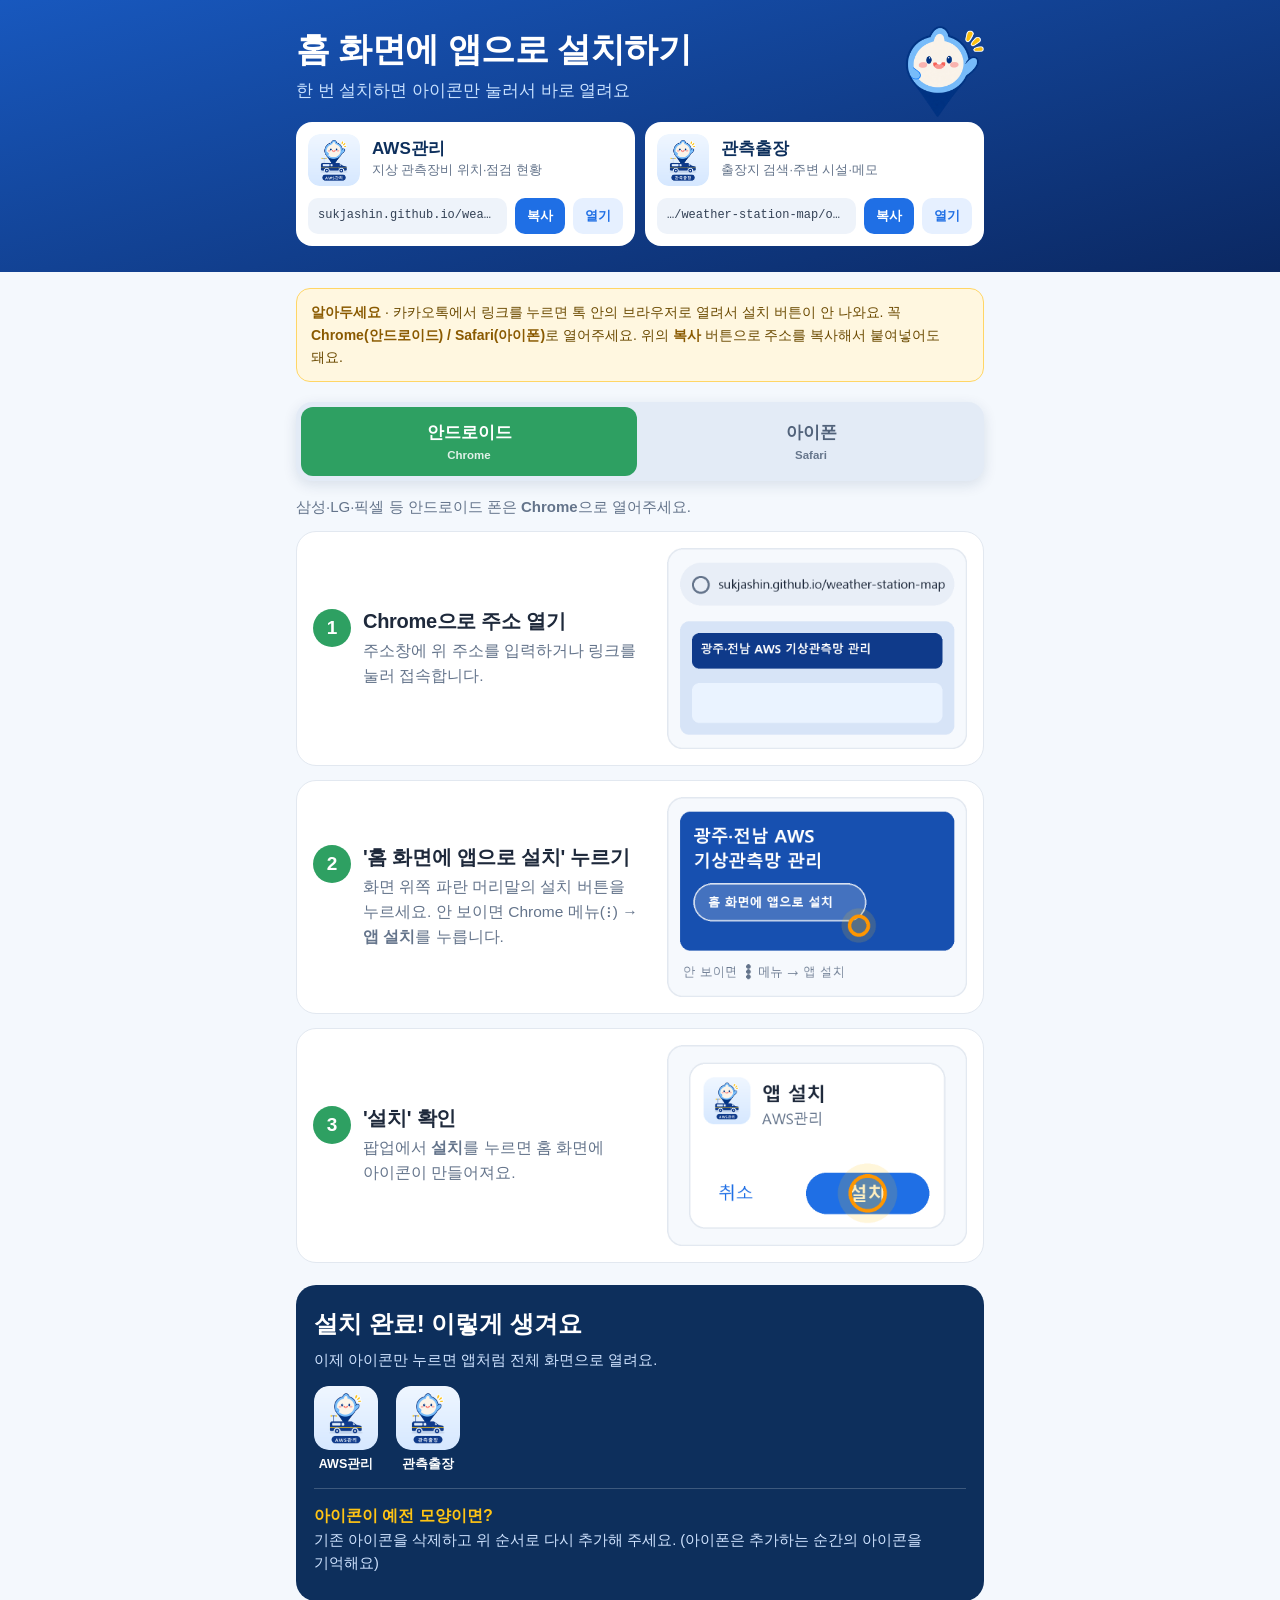
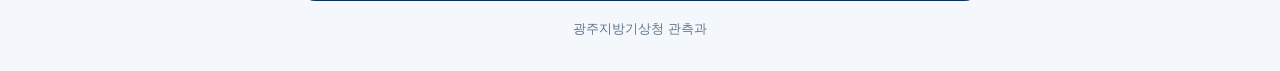
<file: install-guide/index.html>
<!DOCTYPE html>
<html lang="ko">
<head>
<meta charset="UTF-8">
<meta name="viewport" content="width=device-width, initial-scale=1, viewport-fit=cover">
<title>앱 설치 방법 · AWS관리 / 관측출장</title>
<meta name="description" content="광주·전남 AWS관리와 관측출장을 휴대폰 홈 화면에 앱으로 설치하는 방법 (안드로이드·아이폰)">
<meta name="theme-color" content="#0d2f5c">
<meta property="og:title" content="앱 설치 방법 · AWS관리 / 관측출장">
<meta property="og:description" content="안드로이드·아이폰 홈 화면에 앱으로 설치하는 방법을 단계별로 안내합니다.">
<meta property="og:image" content="https://sukjashin.github.io/weather-station-map/install-guide/mascot.png">
<link rel="icon" type="image/png" href="icon-aws.png">
<style>
:root{
  --navy:#0d2f5c; --blue:#1f6fe5; --ink:#1e293b; --muted:#64748b; --line:#e2e8f0;
  --bg:#f4f8fd; --card:#fff; --green:#2ea062; --dark:#282c34; --yel:#ffc414;
  --radius:20px;
}
*{box-sizing:border-box;-webkit-tap-highlight-color:transparent}
html{-webkit-text-size-adjust:100%}
body{
  margin:0;background:var(--bg);color:var(--ink);line-height:1.6;word-break:keep-all;overflow-wrap:break-word;
  font-family:-apple-system,BlinkMacSystemFont,"Apple SD Gothic Neo","Malgun Gothic","Noto Sans KR",sans-serif;
  padding-bottom:calc(32px + env(safe-area-inset-bottom));
}
.wrap{max-width:720px;margin:0 auto;padding:0 16px}

/* 머리말 */
.hero{
  background:linear-gradient(165deg,#1858be,#0b2862);color:#fff;
  padding:calc(28px + env(safe-area-inset-top)) 0 26px;
}
.hero .wrap{position:relative}
.hero h1{margin:0 90px 6px 0;font-size:clamp(24px,6.4vw,34px);letter-spacing:-.5px;line-height:1.25}
.hero p{margin:0 90px 18px 0;color:#c8e1ff;font-size:clamp(14px,3.8vw,17px)}
.hero img.mascot{position:absolute;right:16px;top:-2px;width:clamp(64px,18vw,96px);height:auto}
.apps{display:grid;gap:10px}
@media(min-width:560px){.apps{grid-template-columns:1fr 1fr}}
.app{background:#fff;color:var(--ink);border-radius:16px;padding:12px;display:grid;grid-template-columns:52px 1fr;gap:12px;align-items:center}
.app img{width:52px;height:52px;border-radius:12px}
.app b{display:block;font-size:17px;color:var(--navy);line-height:1.2}
.app small{display:block;color:var(--muted);font-size:12.5px}
.app .url{grid-column:1/-1;display:flex;gap:8px;align-items:center}
.app code{flex:1;min-width:0;background:#eef3fa;border-radius:10px;padding:8px 10px;font-size:12px;color:#334155;overflow:hidden;text-overflow:ellipsis;white-space:nowrap}
.btn{border:0;border-radius:10px;padding:8px 12px;font:inherit;font-size:13px;font-weight:700;cursor:pointer;white-space:nowrap}
.btn.copy{background:var(--blue);color:#fff}
.btn.open{background:#e6f0ff;color:var(--blue);text-decoration:none;display:inline-block}

/* 카카오톡 안내 */
.notice{margin:16px 0 0;background:#fff7e0;border:1.5px solid #ffd666;border-radius:14px;padding:12px 14px;font-size:14px;color:#6b4a00}
.notice b{color:#8a5a00}
.notice.alert{background:#ffe8e6;border-color:#ff9a8f;color:#8a1c10;display:none}
.notice.alert.show{display:block}

/* 탭 */
.tabs{display:grid;grid-template-columns:1fr 1fr;gap:6px;background:#e3ebf6;padding:5px;border-radius:16px;margin:20px 0 14px;position:sticky;top:8px;z-index:5;box-shadow:0 4px 14px rgba(13,47,92,.12)}
.tab{border:0;background:transparent;border-radius:12px;padding:12px 6px;font:inherit;font-size:clamp(15px,4.2vw,17px);font-weight:800;color:#51627a;cursor:pointer}
.tab[aria-selected="true"]{color:#fff}
.tab[data-os="android"][aria-selected="true"]{background:var(--green)}
.tab[data-os="ios"][aria-selected="true"]{background:var(--dark)}
.tab small{display:block;font-size:11.5px;font-weight:600;opacity:.85}

/* 단계 카드 */
.panel[hidden]{display:none}
.panel .lead{margin:0 0 12px;font-size:15px;color:var(--muted)}
.steps{display:grid;gap:14px;padding:0;margin:0;list-style:none}
.step{background:var(--card);border:1px solid var(--line);border-radius:var(--radius);padding:16px;display:grid;gap:12px}
.step .head{display:flex;gap:12px;align-items:flex-start}
.num{flex:0 0 38px;height:38px;border-radius:50%;color:#fff;font-weight:800;font-size:19px;display:grid;place-items:center;margin-top:1px}
#android .num{background:var(--green)} #ios .num{background:var(--dark)}
.step h3{margin:0;font-size:clamp(17px,4.6vw,20px);line-height:1.35;letter-spacing:-.3px}
.step p{margin:4px 0 0;color:var(--muted);font-size:clamp(14px,3.9vw,15.5px)}
.step img{width:100%;height:auto;display:block;border-radius:14px}
@media(min-width:640px){
  .step{grid-template-columns:1fr 300px;align-items:center}
  .step img{order:2}
}

/* 마무리 */
.done{margin-top:22px;background:var(--navy);color:#fff;border-radius:var(--radius);padding:20px 18px}
.done h2{margin:0 0 6px;font-size:clamp(20px,5.4vw,24px)}
.done p{margin:0 0 6px;color:#cfe3ff;font-size:14.5px}
.done .tip{margin-top:14px;padding-top:14px;border-top:1px solid rgba(255,255,255,.2)}
.done .tip b{color:var(--yel)}
.icons{display:flex;gap:18px;margin:14px 0 4px}
.icons figure{margin:0;text-align:center;font-size:12.5px;font-weight:700}
.icons img{width:64px;height:64px;border-radius:15px;display:block;margin:0 auto 4px}
footer{margin-top:18px;text-align:center;color:var(--muted);font-size:12.5px}
</style>
</head>
<body>

<header class="hero">
  <div class="wrap">
    <img class="mascot" src="mascot.png" alt="">
    <h1>홈 화면에 앱으로 설치하기</h1>
    <p>한 번 설치하면 아이콘만 눌러서 바로 열려요</p>
    <div class="apps">
      <div class="app">
        <img src="icon-aws.png" alt="">
        <div><b>AWS관리</b><small>지상 관측장비 위치·점검 현황</small></div>
        <div class="url">
          <code>sukjashin.github.io/weather-station-map/</code>
          <button class="btn copy" data-copy="https://sukjashin.github.io/weather-station-map/">복사</button>
          <a class="btn open" href="https://sukjashin.github.io/weather-station-map/" target="_blank" rel="noopener">열기</a>
        </div>
      </div>
      <div class="app">
        <img src="icon-obs.png" alt="">
        <div><b>관측출장</b><small>출장지 검색·주변 시설·메모</small></div>
        <div class="url">
          <code>…/weather-station-map/observation_support_site/</code>
          <button class="btn copy" data-copy="https://sukjashin.github.io/weather-station-map/observation_support_site/">복사</button>
          <a class="btn open" href="https://sukjashin.github.io/weather-station-map/observation_support_site/" target="_blank" rel="noopener">열기</a>
        </div>
      </div>
    </div>
  </div>
</header>

<main class="wrap">

  <div class="notice alert" id="inapp">
    <b>지금은 카카오톡 안에서 열려 있어요.</b> 이 상태에서는 설치가 안 돼요.
    화면 오른쪽 아래(또는 위) <b>⋮ / 더보기 → "다른 브라우저로 열기"</b>를 눌러 Chrome(안드로이드) 또는 Safari(아이폰)로 열어주세요.
  </div>
  <div class="notice">
    <b>알아두세요</b> · 카카오톡에서 링크를 누르면 톡 안의 브라우저로 열려서 설치 버튼이 안 나와요.
    꼭 <b>Chrome(안드로이드) / Safari(아이폰)</b>로 열어주세요. 위의 <b>복사</b> 버튼으로 주소를 복사해서 붙여넣어도 돼요.
  </div>

  <div class="tabs" role="tablist" aria-label="휴대폰 종류">
    <button class="tab" role="tab" data-os="android" aria-selected="true" aria-controls="android">안드로이드<small>Chrome</small></button>
    <button class="tab" role="tab" data-os="ios" aria-selected="false" aria-controls="ios">아이폰<small>Safari</small></button>
  </div>

  <section class="panel" id="android" role="tabpanel">
    <p class="lead">삼성·LG·픽셀 등 안드로이드 폰은 <b>Chrome</b>으로 열어주세요.</p>
    <ol class="steps">
      <li class="step">
        <div class="head"><span class="num">1</span><div><h3>Chrome으로 주소 열기</h3><p>주소창에 위 주소를 입력하거나 링크를 눌러 접속합니다.</p></div></div>
        <img src="step-android-1.png" alt="Chrome 주소창에 사이트 주소가 입력된 화면" loading="lazy">
      </li>
      <li class="step">
        <div class="head"><span class="num">2</span><div><h3>'홈 화면에 앱으로 설치' 누르기</h3><p>화면 위쪽 파란 머리말의 설치 버튼을 누르세요. 안 보이면 Chrome 메뉴(⋮) → <b>앱 설치</b>를 누릅니다.</p></div></div>
        <img src="step-android-2.png" alt="파란 머리말 안의 '홈 화면에 앱으로 설치' 버튼" loading="lazy">
      </li>
      <li class="step">
        <div class="head"><span class="num">3</span><div><h3>'설치' 확인</h3><p>팝업에서 <b>설치</b>를 누르면 홈 화면에 아이콘이 만들어져요.</p></div></div>
        <img src="step-android-3.png" alt="앱 설치 팝업에서 설치 버튼을 누르는 화면" loading="lazy">
      </li>
    </ol>
  </section>

  <section class="panel" id="ios" role="tabpanel" hidden>
    <p class="lead">아이폰은 반드시 <b>Safari</b>로 열어야 해요. (크롬·카톡 안 브라우저는 안 돼요)</p>
    <ol class="steps">
      <li class="step">
        <div class="head"><span class="num">1</span><div><h3>Safari로 주소 열기</h3><p>Safari 앱에서 주소를 열어주세요. 카카오톡 링크는 <b>다른 브라우저로 열기 → Safari</b>를 선택하세요.</p></div></div>
        <img src="step-ios-1.png" alt="Safari 주소창에 사이트가 열린 화면" loading="lazy">
      </li>
      <li class="step">
        <div class="head"><span class="num">2</span><div><h3>아래쪽 공유 버튼 누르기</h3><p>화면 맨 아래 가운데, 네모에 위 화살표 모양 버튼이에요.</p></div></div>
        <img src="step-ios-2.png" alt="Safari 아래 도구 막대의 공유 버튼" loading="lazy">
      </li>
      <li class="step">
        <div class="head"><span class="num">3</span><div><h3>'홈 화면에 추가' 고르기</h3><p>공유 메뉴를 위로 올리면 보이는 <b>홈 화면에 추가</b>를 눌러요.</p></div></div>
        <img src="step-ios-3.png" alt="공유 메뉴에서 홈 화면에 추가 항목" loading="lazy">
      </li>
      <li class="step">
        <div class="head"><span class="num">4</span><div><h3>오른쪽 위 '추가' 누르기</h3><p>이름(AWS관리 / 관측출장)을 확인하고 <b>추가</b>를 누르면 끝!</p></div></div>
        <img src="step-ios-4.png" alt="홈 화면에 추가 창의 추가 버튼" loading="lazy">
      </li>
    </ol>
  </section>

  <section class="done">
    <h2>설치 완료! 이렇게 생겨요</h2>
    <p>이제 아이콘만 누르면 앱처럼 전체 화면으로 열려요.</p>
    <div class="icons">
      <figure><img src="icon-aws.png" alt=""><figcaption>AWS관리</figcaption></figure>
      <figure><img src="icon-obs.png" alt=""><figcaption>관측출장</figcaption></figure>
    </div>
    <div class="tip">
      <b>아이콘이 예전 모양이면?</b>
      <p>기존 아이콘을 삭제하고 위 순서로 다시 추가해 주세요. (아이폰은 추가하는 순간의 아이콘을 기억해요)</p>
    </div>
  </section>

  <footer>광주지방기상청 관측과</footer>
</main>

<script>
(function(){
  var ua = navigator.userAgent || '';
  var tabs = document.querySelectorAll('.tab');
  var panels = { android: document.getElementById('android'), ios: document.getElementById('ios') };

  function show(os, updateHash){
    tabs.forEach(function(t){ t.setAttribute('aria-selected', String(t.dataset.os === os)); });
    Object.keys(panels).forEach(function(k){ panels[k].hidden = (k !== os); });
    if (updateHash) { try { history.replaceState(null, '', '#' + os); } catch (e) {} }
  }
  tabs.forEach(function(t){ t.addEventListener('click', function(){ show(t.dataset.os, true); }); });

  // 처음 열 때: 주소 뒤 #ios / #android → 없으면 내 폰 종류로 자동 선택
  var hash = (location.hash || '').replace('#', '');
  var auto = /iPhone|iPad|iPod/i.test(ua) ? 'ios' : 'android';
  show(hash === 'ios' || hash === 'android' ? hash : auto, false);

  // 카카오톡 안 브라우저면 경고 표시
  if (/KAKAOTALK/i.test(ua)) document.getElementById('inapp').classList.add('show');

  // 주소 복사
  document.querySelectorAll('[data-copy]').forEach(function(b){
    b.addEventListener('click', function(){
      var text = b.dataset.copy;
      var done = function(){ var old = b.textContent; b.textContent = '복사됨'; setTimeout(function(){ b.textContent = old; }, 1400); };
      if (navigator.clipboard && window.isSecureContext) { navigator.clipboard.writeText(text).then(done, function(){ fallback(text, done); }); }
      else fallback(text, done);
    });
  });
  function fallback(text, done){
    var ta = document.createElement('textarea'); ta.value = text; ta.style.position = 'fixed'; ta.style.opacity = '0';
    document.body.appendChild(ta); ta.select();
    try { document.execCommand('copy'); done(); } catch (e) { window.prompt('주소를 복사하세요', text); }
    document.body.removeChild(ta);
  }
})();
</script>
</body>
</html>
</file>
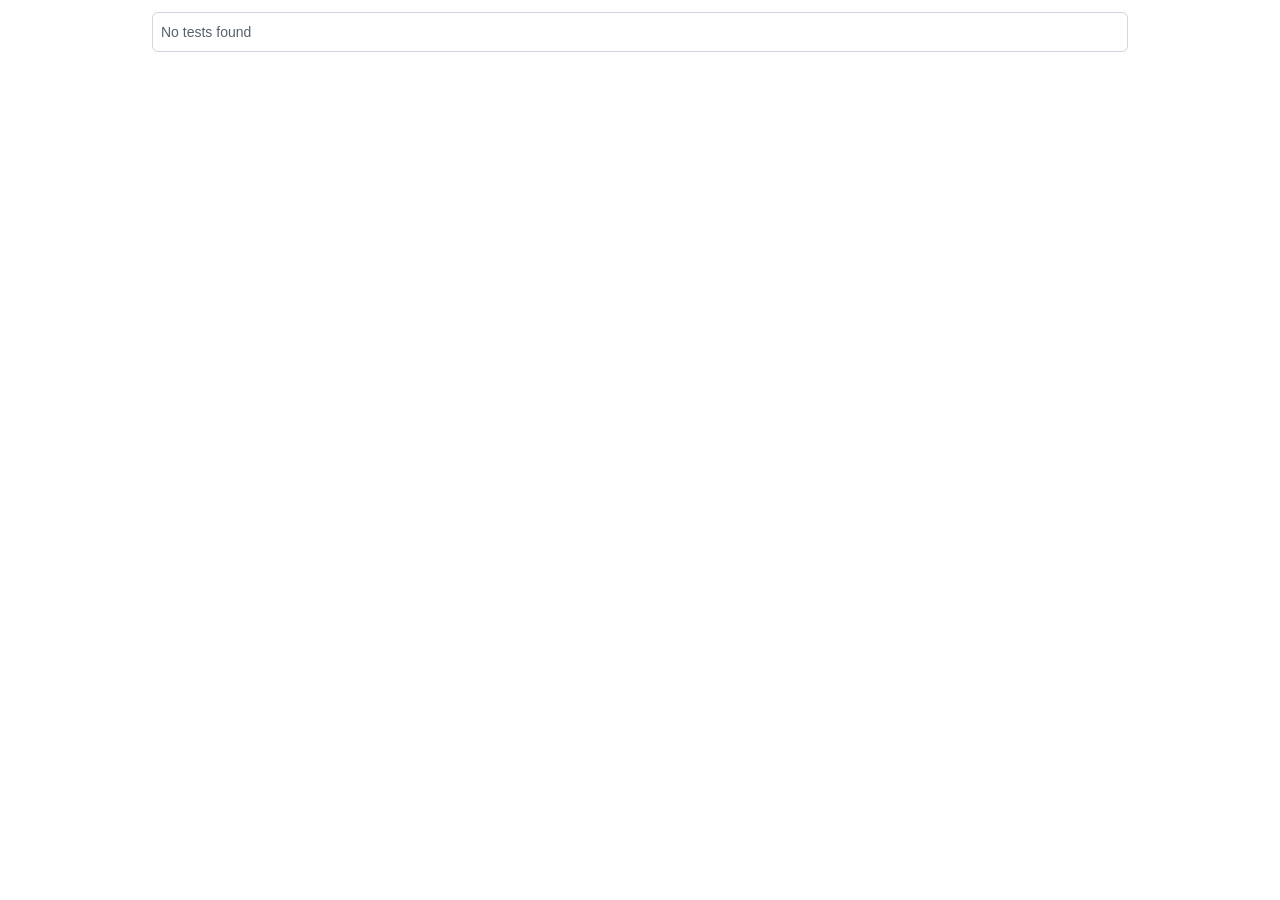
<file: node_modules/playwright-core/lib/vite/htmlReport/index.html>
<!DOCTYPE html>
<html style='scrollbar-gutter: stable both-edges;'>
  <head>
    <meta charset='UTF-8'>
    <meta name='color-scheme' content='dark light'>
    <meta name='viewport' content='width=device-width, initial-scale=1.0'>
    <title>Playwright Test Report</title>
    <script type="module" crossorigin src="./report.js"></script>
    <link rel="stylesheet" crossorigin href="./report.css">
  </head>
  <body>
    <div id='root'></div>
  </body>
</html>
</file>
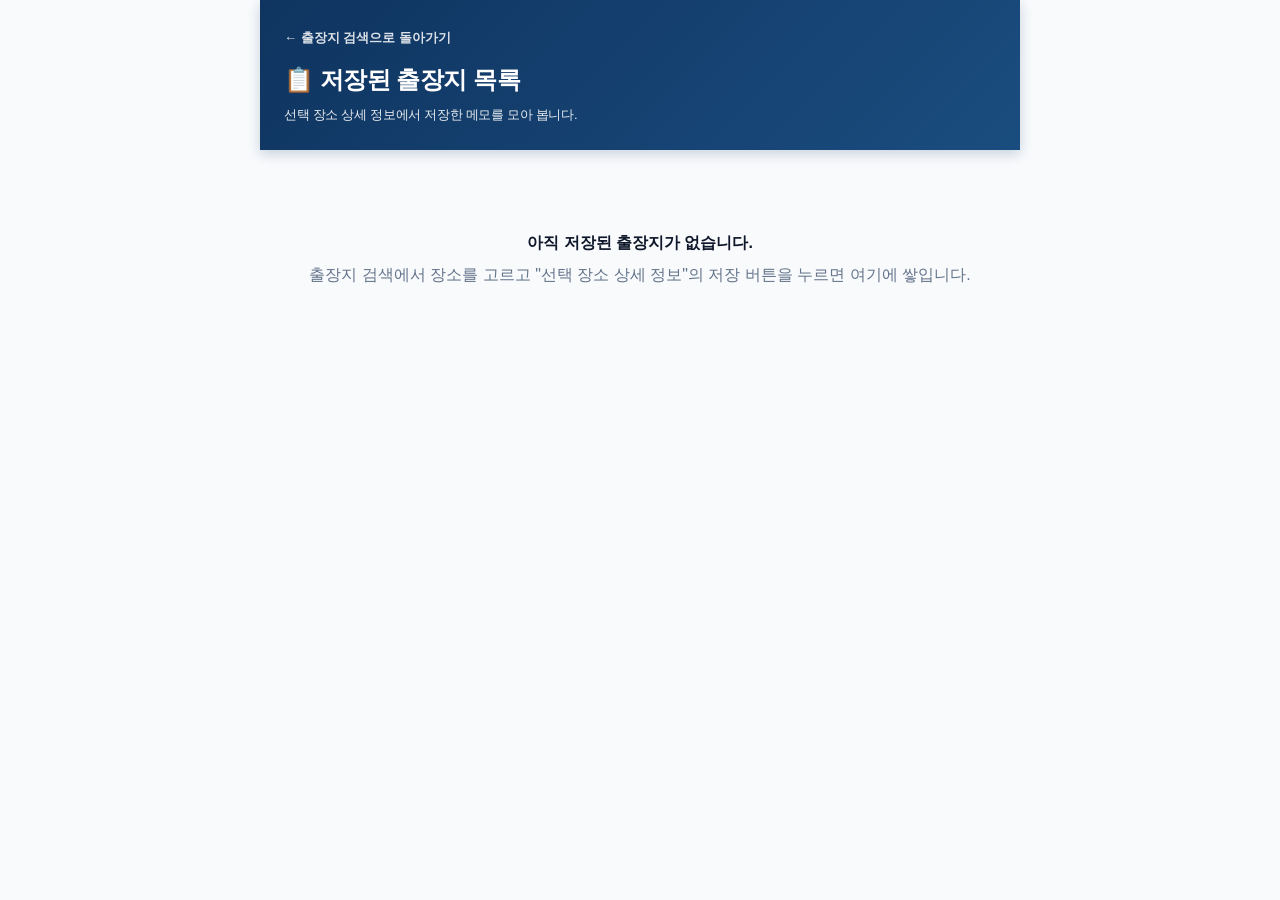
<file: observation_support_site/saved.html>
<!DOCTYPE html>
<html lang="ko">
<head>
  <meta charset="UTF-8" />
  <meta name="viewport" content="width=device-width, initial-scale=1.0, viewport-fit=cover" />
  <title>저장된 출장지 목록</title>
  <meta name="theme-color" content="#0f3460" />
  <meta name="mobile-web-app-capable" content="yes" />
  <meta name="apple-mobile-web-app-capable" content="yes" />
  <meta name="apple-mobile-web-app-title" content="관측출장" />
  <meta name="apple-mobile-web-app-status-bar-style" content="black-translucent" />
  <link rel="manifest" href="manifest.webmanifest" />
  <link rel="icon" type="image/png" sizes="32x32" href="icons/favicon-32.png" />
  <link rel="apple-touch-icon" href="icons/apple-touch-icon.png" />
  <script src="pwa.js" defer></script>
  <link rel="stylesheet" href="styles.css" />
  <style>
    .saved-wrap{max-width:760px;margin:0 auto;padding:0 0 40px}
    .saved-list{display:grid;gap:14px;padding:20px 24px}
    .saved-card{background:#fff;border:1.5px solid var(--line);border-radius:var(--radius);padding:16px 18px;box-shadow:var(--shadow)}
    .saved-card-top{display:flex;justify-content:space-between;align-items:baseline;gap:10px;margin-bottom:6px}
    .saved-place{font-weight:700;font-size:16px;color:#0f172a}
    .saved-date{font-size:12px;color:var(--muted);white-space:nowrap}
    .saved-content{font-size:13.5px;color:#334155;line-height:1.6;white-space:pre-wrap;margin:8px 0 12px}
    .saved-content:empty::before{content:'메모 내용이 없습니다.';color:var(--muted);font-style:italic}
    .saved-actions{display:flex;justify-content:flex-end;gap:8px}
    .saved-actions button{
      border:1.5px solid var(--line);background:#fff;border-radius:8px;padding:8px 14px;
      font-size:13px;font-weight:600;cursor:pointer;color:#475569;transition:all .2s
    }
    .saved-actions .load-btn{border-color:var(--blue);color:var(--blue)}
    .saved-actions .load-btn:hover{background:#f0f7ff}
    .saved-actions .delete-btn:hover{border-color:var(--danger);color:var(--danger);background:#fef2f2}
    .saved-empty{padding:60px 24px;text-align:center;color:var(--muted)}
    .saved-empty b{display:block;font-size:16px;color:#0f172a;margin-bottom:6px}
  </style>
</head>
<body>
<div class="saved-wrap">
  <div class="brand">
    <a class="back-link" href="index.html">← 출장지 검색으로 돌아가기</a>
    <h1>📋 저장된 출장지 목록</h1>
    <p>선택 장소 상세 정보에서 저장한 메모를 모아 봅니다.</p>
  </div>

  <div class="saved-list" id="savedList"></div>
</div>

<div class="toast" id="toast"></div>

<script>
  const MEMO_STORAGE_KEY = 'observationMemos';

  const toast = (msg) => {
    const t = document.getElementById('toast');
    t.textContent = msg;
    t.classList.add('show');
    setTimeout(() => t.classList.remove('show'), 1800);
  };

  const loadMemos = () => {
    try {
      const raw = localStorage.getItem(MEMO_STORAGE_KEY);
      if (raw) return JSON.parse(raw);
    } catch (e) {
      console.error('Failed to load saved memos:', e);
    }
    // 이전 버전(단일 메모 1건 저장)과의 호환
    try {
      const legacy = localStorage.getItem('observationMemo');
      if (legacy) {
        const data = JSON.parse(legacy);
        const migrated = [{ id: Date.now(), ...data }];
        localStorage.setItem(MEMO_STORAGE_KEY, JSON.stringify(migrated));
        localStorage.removeItem('observationMemo');
        return migrated;
      }
    } catch (e) {
      console.error('Failed to migrate legacy memo:', e);
    }
    return [];
  };

  const saveMemos = (list) => localStorage.setItem(MEMO_STORAGE_KEY, JSON.stringify(list));

  const esc = (s) => String(s ?? '').replace(/[&<>"']/g, c => ({
    '&': '&amp;', '<': '&lt;', '>': '&gt;', '"': '&quot;', "'": '&#39;'
  }[c]));

  const render = () => {
    const list = document.getElementById('savedList');
    const memos = loadMemos().slice().reverse(); // 최근 저장한 것부터 보여줍니다.

    if (!memos.length) {
      list.innerHTML = `<div class="saved-empty">
        <b>아직 저장된 출장지가 없습니다.</b>
        출장지 검색에서 장소를 고르고 "선택 장소 상세 정보"의 저장 버튼을 누르면 여기에 쌓입니다.
      </div>`;
      return;
    }

    list.innerHTML = memos.map(m => `
      <div class="saved-card" data-id="${esc(m.id)}">
        <div class="saved-card-top">
          <span class="saved-place">${esc(m.place || '미선택')}</span>
          <span class="saved-date">${esc(m.savedAt || '')}</span>
        </div>
        <div class="saved-content">${esc(m.content || '')}</div>
        <div class="saved-actions">
          <button class="delete-btn" data-act="delete" data-id="${esc(m.id)}">삭제</button>
          <button class="load-btn" data-act="load" data-id="${esc(m.id)}">이 메모 불러오기</button>
        </div>
      </div>
    `).join('');
  };

  document.getElementById('savedList').addEventListener('click', (e) => {
    const btn = e.target.closest('button[data-act]');
    if (!btn) return;
    const id = btn.dataset.id;

    if (btn.dataset.act === 'delete') {
      const memos = loadMemos().filter(m => String(m.id) !== id);
      saveMemos(memos);
      toast('메모를 삭제했습니다.');
      render();
    }

    if (btn.dataset.act === 'load') {
      location.href = `index.html?memoId=${encodeURIComponent(id)}`;
    }
  });

  render();
</script>
</body>
</html>
</file>
<file: node_modules/playwright-core/lib/vite/htmlReport/report.css>
:root{--color-canvas-default-transparent:#fff0;--color-marketing-icon-primary:#218bff;--color-marketing-icon-secondary:#54aeff;--color-diff-blob-addition-num-text:#24292f;--color-diff-blob-addition-fg:#24292f;--color-diff-blob-addition-num-bg:#ccffd8;--color-diff-blob-addition-line-bg:#e6ffec;--color-diff-blob-addition-word-bg:#abf2bc;--color-diff-blob-deletion-num-text:#24292f;--color-diff-blob-deletion-fg:#24292f;--color-diff-blob-deletion-num-bg:#ffd7d5;--color-diff-blob-deletion-line-bg:#ffebe9;--color-diff-blob-deletion-word-bg:#ff818266;--color-diff-blob-hunk-num-bg:#54aeff66;--color-diff-blob-expander-icon:#57606a;--color-diff-blob-selected-line-highlight-mix-blend-mode:multiply;--color-diffstat-deletion-border:#1b1f2426;--color-diffstat-addition-border:#1b1f2426;--color-diffstat-addition-bg:#2da44e;--color-search-keyword-hl:#fff8c5;--color-prettylights-syntax-comment:#6e7781;--color-prettylights-syntax-constant:#0550ae;--color-prettylights-syntax-entity:#8250df;--color-prettylights-syntax-storage-modifier-import:#24292f;--color-prettylights-syntax-entity-tag:#116329;--color-prettylights-syntax-keyword:#cf222e;--color-prettylights-syntax-string:#0a3069;--color-prettylights-syntax-variable:#953800;--color-prettylights-syntax-brackethighlighter-unmatched:#82071e;--color-prettylights-syntax-invalid-illegal-text:#f6f8fa;--color-prettylights-syntax-invalid-illegal-bg:#82071e;--color-prettylights-syntax-carriage-return-text:#f6f8fa;--color-prettylights-syntax-carriage-return-bg:#cf222e;--color-prettylights-syntax-string-regexp:#116329;--color-prettylights-syntax-markup-list:#3b2300;--color-prettylights-syntax-markup-heading:#0550ae;--color-prettylights-syntax-markup-italic:#24292f;--color-prettylights-syntax-markup-bold:#24292f;--color-prettylights-syntax-markup-deleted-text:#82071e;--color-prettylights-syntax-markup-deleted-bg:#ffebe9;--color-prettylights-syntax-markup-inserted-text:#116329;--color-prettylights-syntax-markup-inserted-bg:#dafbe1;--color-prettylights-syntax-markup-changed-text:#953800;--color-prettylights-syntax-markup-changed-bg:#ffd8b5;--color-prettylights-syntax-markup-ignored-text:#eaeef2;--color-prettylights-syntax-markup-ignored-bg:#0550ae;--color-prettylights-syntax-meta-diff-range:#8250df;--color-prettylights-syntax-brackethighlighter-angle:#57606a;--color-prettylights-syntax-sublimelinter-gutter-mark:#8c959f;--color-prettylights-syntax-constant-other-reference-link:#0a3069;--color-codemirror-text:#24292f;--color-codemirror-bg:#fff;--color-codemirror-gutters-bg:#fff;--color-codemirror-guttermarker-text:#fff;--color-codemirror-guttermarker-subtle-text:#6e7781;--color-codemirror-linenumber-text:#57606a;--color-codemirror-cursor:#24292f;--color-codemirror-selection-bg:#54aeff66;--color-codemirror-activeline-bg:#eaeef280;--color-codemirror-matchingbracket-text:#24292f;--color-codemirror-lines-bg:#fff;--color-codemirror-syntax-comment:#24292f;--color-codemirror-syntax-constant:#0550ae;--color-codemirror-syntax-entity:#8250df;--color-codemirror-syntax-keyword:#cf222e;--color-codemirror-syntax-storage:#cf222e;--color-codemirror-syntax-string:#0a3069;--color-codemirror-syntax-support:#0550ae;--color-codemirror-syntax-variable:#953800;--color-checks-bg:#24292f;--color-checks-run-border-width:0px;--color-checks-container-border-width:0px;--color-checks-text-primary:#f6f8fa;--color-checks-text-secondary:#8c959f;--color-checks-text-link:#54aeff;--color-checks-btn-icon:#afb8c1;--color-checks-btn-hover-icon:#f6f8fa;--color-checks-btn-hover-bg:#ffffff20;--color-checks-input-text:#eaeef2;--color-checks-input-placeholder-text:#8c959f;--color-checks-input-focus-text:#8c959f;--color-checks-input-bg:#32383f;--color-checks-input-shadow:none;--color-checks-donut-error:#fa4549;--color-checks-donut-pending:#bf8700;--color-checks-donut-success:#2da44e;--color-checks-donut-neutral:#afb8c1;--color-checks-dropdown-text:#afb8c1;--color-checks-dropdown-bg:#32383f;--color-checks-dropdown-border:#424a53;--color-checks-dropdown-shadow:#1b1f244d;--color-checks-dropdown-hover-text:#f6f8fa;--color-checks-dropdown-hover-bg:#424a53;--color-checks-dropdown-btn-hover-text:#f6f8fa;--color-checks-dropdown-btn-hover-bg:#32383f;--color-checks-scrollbar-thumb-bg:#57606a;--color-checks-header-label-text:#d0d7de;--color-checks-header-label-open-text:#f6f8fa;--color-checks-header-border:#32383f;--color-checks-header-icon:#8c959f;--color-checks-line-text:#d0d7de;--color-checks-line-num-text:#8c959fbf;--color-checks-line-timestamp-text:#8c959f;--color-checks-line-hover-bg:#32383f;--color-checks-line-selected-bg:#218bff26;--color-checks-line-selected-num-text:#54aeff;--color-checks-line-dt-fm-text:#24292f;--color-checks-line-dt-fm-bg:#9a6700;--color-checks-gate-bg:#7d4e0026;--color-checks-gate-text:#d0d7de;--color-checks-gate-waiting-text:#afb8c1;--color-checks-step-header-open-bg:#32383f;--color-checks-step-error-text:#ff8182;--color-checks-step-warning-text:#d4a72c;--color-checks-logline-text:#8c959f;--color-checks-logline-num-text:#8c959fbf;--color-checks-logline-debug-text:#c297ff;--color-checks-logline-error-text:#d0d7de;--color-checks-logline-error-num-text:#ff8182;--color-checks-logline-error-bg:#a40e2626;--color-checks-logline-warning-text:#d0d7de;--color-checks-logline-warning-num-text:#d4a72c;--color-checks-logline-warning-bg:#7d4e0026;--color-checks-logline-command-text:#54aeff;--color-checks-logline-section-text:#4ac26b;--color-checks-ansi-black:#24292f;--color-checks-ansi-black-bright:#32383f;--color-checks-ansi-white:#d0d7de;--color-checks-ansi-white-bright:#d0d7de;--color-checks-ansi-gray:#8c959f;--color-checks-ansi-red:#ff8182;--color-checks-ansi-red-bright:#ffaba8;--color-checks-ansi-green:#4ac26b;--color-checks-ansi-green-bright:#6fdd8b;--color-checks-ansi-yellow:#d4a72c;--color-checks-ansi-yellow-bright:#eac54f;--color-checks-ansi-blue:#54aeff;--color-checks-ansi-blue-bright:#80ccff;--color-checks-ansi-magenta:#c297ff;--color-checks-ansi-magenta-bright:#d8b9ff;--color-checks-ansi-cyan:#76e3ea;--color-checks-ansi-cyan-bright:#b3f0ff;--color-project-header-bg:#24292f;--color-project-sidebar-bg:#fff;--color-project-gradient-in:#fff;--color-project-gradient-out:#fff0;--color-mktg-success:#249243;--color-mktg-info:#1377ea;--color-mktg-bg-shade-gradient-top:#1b1f2411;--color-mktg-bg-shade-gradient-bottom:#1b1f2400;--color-mktg-btn-bg-top:#617eef;--color-mktg-btn-bg-bottom:#4969ed;--color-mktg-btn-bg-overlay-top:#4968e4;--color-mktg-btn-bg-overlay-bottom:#3355e0;--color-mktg-btn-text:#fff;--color-mktg-btn-primary-bg-top:#34b759;--color-mktg-btn-primary-bg-bottom:#2ea44f;--color-mktg-btn-primary-bg-overlay-top:#279b42;--color-mktg-btn-primary-bg-overlay-bottom:#22863a;--color-mktg-btn-primary-text:#fff;--color-mktg-btn-enterprise-bg-top:#8670ff;--color-mktg-btn-enterprise-bg-bottom:#6f57ff;--color-mktg-btn-enterprise-bg-overlay-top:#7463de;--color-mktg-btn-enterprise-bg-overlay-bottom:#614eda;--color-mktg-btn-enterprise-text:#fff;--color-mktg-btn-outline-text:#4969ed;--color-mktg-btn-outline-border:#4969ed4d;--color-mktg-btn-outline-hover-text:#3355e0;--color-mktg-btn-outline-hover-border:#3355e080;--color-mktg-btn-outline-focus-border:#4969ed;--color-mktg-btn-outline-focus-border-inset:#4969ed80;--color-mktg-btn-dark-text:#fff;--color-mktg-btn-dark-border:#ffffff4d;--color-mktg-btn-dark-hover-text:#fff;--color-mktg-btn-dark-hover-border:#ffffff80;--color-mktg-btn-dark-focus-border:#fff;--color-mktg-btn-dark-focus-border-inset:#ffffff80;--color-avatar-bg:#fff;--color-avatar-border:#1b1f2426;--color-avatar-stack-fade:#afb8c1;--color-avatar-stack-fade-more:#d0d7de;--color-avatar-child-shadow:-2px -2px 0 #fffc;--color-topic-tag-border:#0000;--color-select-menu-backdrop-border:#0000;--color-select-menu-tap-highlight:#afb8c180;--color-select-menu-tap-focus-bg:#b6e3ff;--color-overlay-shadow:0 1px 3px #1b1f241f, 0 8px 24px #424a531f;--color-header-text:#ffffffb3;--color-header-bg:#24292f;--color-header-logo:#fff;--color-header-search-bg:#24292f;--color-header-search-border:#57606a;--color-sidenav-selected-bg:#fff;--color-menu-bg-active:#0000;--color-control-transparent-bg-hover:#818b981a;--color-input-disabled-bg:#afb8c133;--color-timeline-badge-bg:#eaeef2;--color-ansi-black:#24292f;--color-ansi-black-bright:#57606a;--color-ansi-white:#6e7781;--color-ansi-white-bright:#8c959f;--color-ansi-gray:#6e7781;--color-ansi-red:#cf222e;--color-ansi-red-bright:#a40e26;--color-ansi-green:#116329;--color-ansi-green-bright:#1a7f37;--color-ansi-yellow:#4d2d00;--color-ansi-yellow-bright:#633c01;--color-ansi-blue:#0969da;--color-ansi-blue-bright:#218bff;--color-ansi-magenta:#8250df;--color-ansi-magenta-bright:#a475f9;--color-ansi-cyan:#1b7c83;--color-ansi-cyan-bright:#3192aa;--color-btn-text:#24292f;--color-btn-bg:#f6f8fa;--color-btn-border:#1b1f2426;--color-btn-shadow:0 1px 0 #1b1f240a;--color-btn-inset-shadow:inset 0 1px 0 #ffffff40;--color-btn-hover-bg:#f3f4f6;--color-btn-hover-border:#1b1f2426;--color-btn-active-bg:#ebecf0;--color-btn-active-border:#1b1f2426;--color-btn-selected-bg:#eeeff2;--color-btn-focus-bg:#f6f8fa;--color-btn-focus-border:#1b1f2426;--color-btn-focus-shadow:0 0 0 3px #0969da4d;--color-btn-shadow-active:inset 0 .15em .3em #1b1f2426;--color-btn-shadow-input-focus:0 0 0 .2em #0969da4d;--color-btn-counter-bg:#1b1f2414;--color-btn-primary-text:#fff;--color-btn-primary-bg:#2da44e;--color-btn-primary-border:#1b1f2426;--color-btn-primary-shadow:0 1px 0 #1b1f241a;--color-btn-primary-inset-shadow:inset 0 1px 0 #ffffff08;--color-btn-primary-hover-bg:#2c974b;--color-btn-primary-hover-border:#1b1f2426;--color-btn-primary-selected-bg:#298e46;--color-btn-primary-selected-shadow:inset 0 1px 0 #002d1133;--color-btn-primary-disabled-text:#fffc;--color-btn-primary-disabled-bg:#94d3a2;--color-btn-primary-disabled-border:#1b1f2426;--color-btn-primary-focus-bg:#2da44e;--color-btn-primary-focus-border:#1b1f2426;--color-btn-primary-focus-shadow:0 0 0 3px #2da44e66;--color-btn-primary-icon:#fffc;--color-btn-primary-counter-bg:#fff3;--color-btn-outline-text:#0969da;--color-btn-outline-hover-text:#fff;--color-btn-outline-hover-bg:#0969da;--color-btn-outline-hover-border:#1b1f2426;--color-btn-outline-hover-shadow:0 1px 0 #1b1f241a;--color-btn-outline-hover-inset-shadow:inset 0 1px 0 #ffffff08;--color-btn-outline-hover-counter-bg:#fff3;--color-btn-outline-selected-text:#fff;--color-btn-outline-selected-bg:#0965ce;--color-btn-outline-selected-border:#1b1f2426;--color-btn-outline-selected-shadow:inset 0 1px 0 #00215533;--color-btn-outline-disabled-text:#0969da80;--color-btn-outline-disabled-bg:#f6f8fa;--color-btn-outline-disabled-counter-bg:#0969da0d;--color-btn-outline-focus-border:#1b1f2426;--color-btn-outline-focus-shadow:0 0 0 3px #0550ae66;--color-btn-outline-counter-bg:#0969da1a;--color-btn-danger-text:#cf222e;--color-btn-danger-hover-text:#fff;--color-btn-danger-hover-bg:#a40e26;--color-btn-danger-hover-border:#1b1f2426;--color-btn-danger-hover-shadow:0 1px 0 #1b1f241a;--color-btn-danger-hover-inset-shadow:inset 0 1px 0 #ffffff08;--color-btn-danger-hover-counter-bg:#fff3;--color-btn-danger-selected-text:#fff;--color-btn-danger-selected-bg:#c11f2a;--color-btn-danger-selected-border:#1b1f2426;--color-btn-danger-selected-shadow:inset 0 1px 0 #4c001433;--color-btn-danger-disabled-text:#cf222e80;--color-btn-danger-disabled-bg:#f6f8fa;--color-btn-danger-disabled-counter-bg:#cf222e0d;--color-btn-danger-focus-border:#1b1f2426;--color-btn-danger-focus-shadow:0 0 0 3px #a40e2666;--color-btn-danger-counter-bg:#cf222e1a;--color-btn-danger-icon:#cf222e;--color-btn-danger-hover-icon:#fff;--color-underlinenav-icon:#6e7781;--color-underlinenav-border-hover:#afb8c133;--color-fg-default:#24292f;--color-fg-muted:#57606a;--color-fg-subtle:#6e7781;--color-fg-on-emphasis:#fff;--color-canvas-default:#fff;--color-canvas-overlay:#fff;--color-canvas-inset:#f6f8fa;--color-canvas-subtle:#f6f8fa;--color-border-default:#d0d7de;--color-border-muted:#d8dee4;--color-border-subtle:#1b1f2426;--color-shadow-small:0 1px 0 #1b1f240a;--color-shadow-medium:0 3px 6px #8c959f26;--color-shadow-large:0 8px 24px #8c959f33;--color-shadow-extra-large:0 12px 28px #8c959f4d;--color-neutral-emphasis-plus:#24292f;--color-neutral-emphasis:#6e7781;--color-neutral-muted:#afb8c133;--color-neutral-subtle:#eaeef280;--color-accent-fg:#0969da;--color-accent-emphasis:#0969da;--color-accent-muted:#54aeff66;--color-accent-subtle:#ddf4ff;--color-success-fg:#1a7f37;--color-success-emphasis:#2da44e;--color-success-muted:#4ac26b66;--color-success-subtle:#dafbe1;--color-attention-fg:#9a6700;--color-attention-emphasis:#bf8700;--color-attention-muted:#d4a72c66;--color-attention-subtle:#fff8c5;--color-severe-fg:#bc4c00;--color-severe-emphasis:#bc4c00;--color-severe-muted:#fb8f4466;--color-severe-subtle:#fff1e5;--color-danger-fg:#cf222e;--color-danger-emphasis:#cf222e;--color-danger-muted:#ff818266;--color-danger-subtle:#ffebe9;--color-done-fg:#8250df;--color-done-emphasis:#8250df;--color-done-muted:#c297ff66;--color-done-subtle:#fbefff;--color-sponsors-fg:#bf3989;--color-sponsors-emphasis:#bf3989;--color-sponsors-muted:#ff80c866;--color-sponsors-subtle:#ffeff7;--color-primer-canvas-backdrop:#1b1f2480;--color-primer-canvas-sticky:#fffffff2;--color-primer-border-active:#fd8c73;--color-primer-border-contrast:#1b1f241a;--color-primer-shadow-highlight:inset 0 1px 0 #ffffff40;--color-primer-shadow-inset:inset 0 1px 0 #d0d7de33;--color-primer-shadow-focus:0 0 0 3px #0969da4d;--color-scale-black:#1b1f24;--color-scale-white:#fff;--color-scale-gray-0:#f6f8fa;--color-scale-gray-1:#eaeef2;--color-scale-gray-2:#d0d7de;--color-scale-gray-3:#afb8c1;--color-scale-gray-4:#8c959f;--color-scale-gray-5:#6e7781;--color-scale-gray-6:#57606a;--color-scale-gray-7:#424a53;--color-scale-gray-8:#32383f;--color-scale-gray-9:#24292f;--color-scale-blue-0:#ddf4ff;--color-scale-blue-1:#b6e3ff;--color-scale-blue-2:#80ccff;--color-scale-blue-3:#54aeff;--color-scale-blue-4:#218bff;--color-scale-blue-5:#0969da;--color-scale-blue-6:#0550ae;--color-scale-blue-7:#033d8b;--color-scale-blue-8:#0a3069;--color-scale-blue-9:#002155;--color-scale-green-0:#dafbe1;--color-scale-green-1:#aceebb;--color-scale-green-2:#6fdd8b;--color-scale-green-3:#4ac26b;--color-scale-green-4:#2da44e;--color-scale-green-5:#1a7f37;--color-scale-green-6:#116329;--color-scale-green-7:#044f1e;--color-scale-green-8:#003d16;--color-scale-green-9:#002d11;--color-scale-yellow-0:#fff8c5;--color-scale-yellow-1:#fae17d;--color-scale-yellow-2:#eac54f;--color-scale-yellow-3:#d4a72c;--color-scale-yellow-4:#bf8700;--color-scale-yellow-5:#9a6700;--color-scale-yellow-6:#7d4e00;--color-scale-yellow-7:#633c01;--color-scale-yellow-8:#4d2d00;--color-scale-yellow-9:#3b2300;--color-scale-orange-0:#fff1e5;--color-scale-orange-1:#ffd8b5;--color-scale-orange-2:#ffb77c;--color-scale-orange-3:#fb8f44;--color-scale-orange-4:#e16f24;--color-scale-orange-5:#bc4c00;--color-scale-orange-6:#953800;--color-scale-orange-7:#762c00;--color-scale-orange-8:#5c2200;--color-scale-orange-9:#471700;--color-scale-red-0:#ffebe9;--color-scale-red-1:#ffcecb;--color-scale-red-2:#ffaba8;--color-scale-red-3:#ff8182;--color-scale-red-4:#fa4549;--color-scale-red-5:#cf222e;--color-scale-red-6:#a40e26;--color-scale-red-7:#82071e;--color-scale-red-8:#660018;--color-scale-red-9:#4c0014;--color-scale-purple-0:#fbefff;--color-scale-purple-1:#ecd8ff;--color-scale-purple-2:#d8b9ff;--color-scale-purple-3:#c297ff;--color-scale-purple-4:#a475f9;--color-scale-purple-5:#8250df;--color-scale-purple-6:#6639ba;--color-scale-purple-7:#512a97;--color-scale-purple-8:#3e1f79;--color-scale-purple-9:#2e1461;--color-scale-pink-0:#ffeff7;--color-scale-pink-1:#ffd3eb;--color-scale-pink-2:#ffadda;--color-scale-pink-3:#ff80c8;--color-scale-pink-4:#e85aad;--color-scale-pink-5:#bf3989;--color-scale-pink-6:#99286e;--color-scale-pink-7:#772057;--color-scale-pink-8:#611347;--color-scale-pink-9:#4d0336;--color-scale-coral-0:#fff0eb;--color-scale-coral-1:#ffd6cc;--color-scale-coral-2:#ffb4a1;--color-scale-coral-3:#fd8c73;--color-scale-coral-4:#ec6547;--color-scale-coral-5:#c4432b;--color-scale-coral-6:#9e2f1c;--color-scale-coral-7:#801f0f;--color-scale-coral-8:#691105;--color-scale-coral-9:#510901}:root.dark-mode{--lightningcss-light: ;--lightningcss-dark:initial;color-scheme:dark;--color-canvas-default-transparent:#0d111700;--color-marketing-icon-primary:#79c0ff;--color-marketing-icon-secondary:#1f6feb;--color-diff-blob-addition-num-text:#c9d1d9;--color-diff-blob-addition-fg:#c9d1d9;--color-diff-blob-addition-num-bg:#3fb9504d;--color-diff-blob-addition-line-bg:#2ea04326;--color-diff-blob-addition-word-bg:#2ea04366;--color-diff-blob-deletion-num-text:#c9d1d9;--color-diff-blob-deletion-fg:#c9d1d9;--color-diff-blob-deletion-num-bg:#f851494d;--color-diff-blob-deletion-line-bg:#f8514926;--color-diff-blob-deletion-word-bg:#f8514966;--color-diff-blob-hunk-num-bg:#388bfd66;--color-diff-blob-expander-icon:#8b949e;--color-diff-blob-selected-line-highlight-mix-blend-mode:screen;--color-diffstat-deletion-border:#f0f6fc1a;--color-diffstat-addition-border:#f0f6fc1a;--color-diffstat-addition-bg:#3fb950;--color-search-keyword-hl:#d2992266;--color-prettylights-syntax-comment:#8b949e;--color-prettylights-syntax-constant:#79c0ff;--color-prettylights-syntax-entity:#d2a8ff;--color-prettylights-syntax-storage-modifier-import:#c9d1d9;--color-prettylights-syntax-entity-tag:#7ee787;--color-prettylights-syntax-keyword:#ff7b72;--color-prettylights-syntax-string:#a5d6ff;--color-prettylights-syntax-variable:#ffa657;--color-prettylights-syntax-brackethighlighter-unmatched:#f85149;--color-prettylights-syntax-invalid-illegal-text:#f0f6fc;--color-prettylights-syntax-invalid-illegal-bg:#8e1519;--color-prettylights-syntax-carriage-return-text:#f0f6fc;--color-prettylights-syntax-carriage-return-bg:#b62324;--color-prettylights-syntax-string-regexp:#7ee787;--color-prettylights-syntax-markup-list:#f2cc60;--color-prettylights-syntax-markup-heading:#1f6feb;--color-prettylights-syntax-markup-italic:#c9d1d9;--color-prettylights-syntax-markup-bold:#c9d1d9;--color-prettylights-syntax-markup-deleted-text:#ffdcd7;--color-prettylights-syntax-markup-deleted-bg:#67060c;--color-prettylights-syntax-markup-inserted-text:#aff5b4;--color-prettylights-syntax-markup-inserted-bg:#033a16;--color-prettylights-syntax-markup-changed-text:#ffdfb6;--color-prettylights-syntax-markup-changed-bg:#5a1e02;--color-prettylights-syntax-markup-ignored-text:#c9d1d9;--color-prettylights-syntax-markup-ignored-bg:#1158c7;--color-prettylights-syntax-meta-diff-range:#d2a8ff;--color-prettylights-syntax-brackethighlighter-angle:#8b949e;--color-prettylights-syntax-sublimelinter-gutter-mark:#484f58;--color-prettylights-syntax-constant-other-reference-link:#a5d6ff;--color-codemirror-text:#c9d1d9;--color-codemirror-bg:#0d1117;--color-codemirror-gutters-bg:#0d1117;--color-codemirror-guttermarker-text:#0d1117;--color-codemirror-guttermarker-subtle-text:#484f58;--color-codemirror-linenumber-text:#8b949e;--color-codemirror-cursor:#c9d1d9;--color-codemirror-selection-bg:#388bfd66;--color-codemirror-activeline-bg:#6e76811a;--color-codemirror-matchingbracket-text:#c9d1d9;--color-codemirror-lines-bg:#0d1117;--color-codemirror-syntax-comment:#8b949e;--color-codemirror-syntax-constant:#79c0ff;--color-codemirror-syntax-entity:#d2a8ff;--color-codemirror-syntax-keyword:#ff7b72;--color-codemirror-syntax-storage:#ff7b72;--color-codemirror-syntax-string:#a5d6ff;--color-codemirror-syntax-support:#79c0ff;--color-codemirror-syntax-variable:#ffa657;--color-checks-bg:#010409;--color-checks-run-border-width:1px;--color-checks-container-border-width:1px;--color-checks-text-primary:#c9d1d9;--color-checks-text-secondary:#8b949e;--color-checks-text-link:#58a6ff;--color-checks-btn-icon:#8b949e;--color-checks-btn-hover-icon:#c9d1d9;--color-checks-btn-hover-bg:#6e76811a;--color-checks-input-text:#8b949e;--color-checks-input-placeholder-text:#484f58;--color-checks-input-focus-text:#c9d1d9;--color-checks-input-bg:#161b22;--color-checks-input-shadow:none;--color-checks-donut-error:#f85149;--color-checks-donut-pending:#d29922;--color-checks-donut-success:#2ea043;--color-checks-donut-neutral:#8b949e;--color-checks-dropdown-text:#c9d1d9;--color-checks-dropdown-bg:#161b22;--color-checks-dropdown-border:#30363d;--color-checks-dropdown-shadow:#0104094d;--color-checks-dropdown-hover-text:#c9d1d9;--color-checks-dropdown-hover-bg:#6e76811a;--color-checks-dropdown-btn-hover-text:#c9d1d9;--color-checks-dropdown-btn-hover-bg:#6e76811a;--color-checks-scrollbar-thumb-bg:#6e768166;--color-checks-header-label-text:#8b949e;--color-checks-header-label-open-text:#c9d1d9;--color-checks-header-border:#21262d;--color-checks-header-icon:#8b949e;--color-checks-line-text:#8b949e;--color-checks-line-num-text:#484f58;--color-checks-line-timestamp-text:#484f58;--color-checks-line-hover-bg:#6e76811a;--color-checks-line-selected-bg:#388bfd26;--color-checks-line-selected-num-text:#58a6ff;--color-checks-line-dt-fm-text:#f0f6fc;--color-checks-line-dt-fm-bg:#9e6a03;--color-checks-gate-bg:#bb800926;--color-checks-gate-text:#8b949e;--color-checks-gate-waiting-text:#d29922;--color-checks-step-header-open-bg:#161b22;--color-checks-step-error-text:#f85149;--color-checks-step-warning-text:#d29922;--color-checks-logline-text:#8b949e;--color-checks-logline-num-text:#484f58;--color-checks-logline-debug-text:#a371f7;--color-checks-logline-error-text:#8b949e;--color-checks-logline-error-num-text:#484f58;--color-checks-logline-error-bg:#f8514926;--color-checks-logline-warning-text:#8b949e;--color-checks-logline-warning-num-text:#d29922;--color-checks-logline-warning-bg:#bb800926;--color-checks-logline-command-text:#58a6ff;--color-checks-logline-section-text:#3fb950;--color-checks-ansi-black:#0d1117;--color-checks-ansi-black-bright:#161b22;--color-checks-ansi-white:#b1bac4;--color-checks-ansi-white-bright:#b1bac4;--color-checks-ansi-gray:#6e7681;--color-checks-ansi-red:#ff7b72;--color-checks-ansi-red-bright:#ffa198;--color-checks-ansi-green:#3fb950;--color-checks-ansi-green-bright:#56d364;--color-checks-ansi-yellow:#d29922;--color-checks-ansi-yellow-bright:#e3b341;--color-checks-ansi-blue:#58a6ff;--color-checks-ansi-blue-bright:#79c0ff;--color-checks-ansi-magenta:#bc8cff;--color-checks-ansi-magenta-bright:#d2a8ff;--color-checks-ansi-cyan:#76e3ea;--color-checks-ansi-cyan-bright:#b3f0ff;--color-project-header-bg:#0d1117;--color-project-sidebar-bg:#161b22;--color-project-gradient-in:#161b22;--color-project-gradient-out:#161b2200;--color-mktg-success:#29933d;--color-mktg-info:#2a7bf3;--color-mktg-bg-shade-gradient-top:#01040911;--color-mktg-bg-shade-gradient-bottom:#01040900;--color-mktg-btn-bg-top:#617eef;--color-mktg-btn-bg-bottom:#4969ed;--color-mktg-btn-bg-overlay-top:#4968e4;--color-mktg-btn-bg-overlay-bottom:#3355e0;--color-mktg-btn-text:#f0f6fc;--color-mktg-btn-primary-bg-top:#34b759;--color-mktg-btn-primary-bg-bottom:#2ea44f;--color-mktg-btn-primary-bg-overlay-top:#279b42;--color-mktg-btn-primary-bg-overlay-bottom:#22863a;--color-mktg-btn-primary-text:#f0f6fc;--color-mktg-btn-enterprise-bg-top:#8670ff;--color-mktg-btn-enterprise-bg-bottom:#6f57ff;--color-mktg-btn-enterprise-bg-overlay-top:#7463de;--color-mktg-btn-enterprise-bg-overlay-bottom:#614eda;--color-mktg-btn-enterprise-text:#f0f6fc;--color-mktg-btn-outline-text:#f0f6fc;--color-mktg-btn-outline-border:#f0f6fc4d;--color-mktg-btn-outline-hover-text:#f0f6fc;--color-mktg-btn-outline-hover-border:#f0f6fc80;--color-mktg-btn-outline-focus-border:#f0f6fc;--color-mktg-btn-outline-focus-border-inset:#f0f6fc80;--color-mktg-btn-dark-text:#f0f6fc;--color-mktg-btn-dark-border:#f0f6fc4d;--color-mktg-btn-dark-hover-text:#f0f6fc;--color-mktg-btn-dark-hover-border:#f0f6fc80;--color-mktg-btn-dark-focus-border:#f0f6fc;--color-mktg-btn-dark-focus-border-inset:#f0f6fc80;--color-avatar-bg:#f0f6fc1a;--color-avatar-border:#f0f6fc1a;--color-avatar-stack-fade:#30363d;--color-avatar-stack-fade-more:#21262d;--color-avatar-child-shadow:-2px -2px 0 #0d1117;--color-topic-tag-border:#0000;--color-select-menu-backdrop-border:#484f58;--color-select-menu-tap-highlight:#30363d80;--color-select-menu-tap-focus-bg:#0c2d6b;--color-overlay-shadow:0 0 0 1px #30363d, 0 16px 32px #010409d9;--color-header-text:#f0f6fcb3;--color-header-bg:#161b22;--color-header-logo:#f0f6fc;--color-header-search-bg:#0d1117;--color-header-search-border:#30363d;--color-sidenav-selected-bg:#21262d;--color-menu-bg-active:#161b22;--color-control-transparent-bg-hover:#656c7633;--color-input-disabled-bg:#6e768100;--color-timeline-badge-bg:#21262d;--color-ansi-black:#484f58;--color-ansi-black-bright:#6e7681;--color-ansi-white:#b1bac4;--color-ansi-white-bright:#f0f6fc;--color-ansi-gray:#6e7681;--color-ansi-red:#ff7b72;--color-ansi-red-bright:#ffa198;--color-ansi-green:#3fb950;--color-ansi-green-bright:#56d364;--color-ansi-yellow:#d29922;--color-ansi-yellow-bright:#e3b341;--color-ansi-blue:#58a6ff;--color-ansi-blue-bright:#79c0ff;--color-ansi-magenta:#bc8cff;--color-ansi-magenta-bright:#d2a8ff;--color-ansi-cyan:#39c5cf;--color-ansi-cyan-bright:#56d4dd;--color-btn-text:#c9d1d9;--color-btn-bg:#21262d;--color-btn-border:#f0f6fc1a;--color-btn-shadow:0 0 transparent;--color-btn-inset-shadow:0 0 transparent;--color-btn-hover-bg:#30363d;--color-btn-hover-border:#8b949e;--color-btn-active-bg:#282e33;--color-btn-active-border:#6e7681;--color-btn-selected-bg:#161b22;--color-btn-focus-bg:#21262d;--color-btn-focus-border:#8b949e;--color-btn-focus-shadow:0 0 0 3px #8b949e4d;--color-btn-shadow-active:inset 0 .15em .3em #01040926;--color-btn-shadow-input-focus:0 0 0 .2em #1f6feb4d;--color-btn-counter-bg:#30363d;--color-btn-primary-text:#fff;--color-btn-primary-bg:#238636;--color-btn-primary-border:#f0f6fc1a;--color-btn-primary-shadow:0 0 transparent;--color-btn-primary-inset-shadow:0 0 transparent;--color-btn-primary-hover-bg:#2ea043;--color-btn-primary-hover-border:#f0f6fc1a;--color-btn-primary-selected-bg:#238636;--color-btn-primary-selected-shadow:0 0 transparent;--color-btn-primary-disabled-text:#f0f6fc80;--color-btn-primary-disabled-bg:#23863699;--color-btn-primary-disabled-border:#f0f6fc1a;--color-btn-primary-focus-bg:#238636;--color-btn-primary-focus-border:#f0f6fc1a;--color-btn-primary-focus-shadow:0 0 0 3px #2ea44f66;--color-btn-primary-icon:#f0f6fc;--color-btn-primary-counter-bg:#f0f6fc33;--color-btn-outline-text:#58a6ff;--color-btn-outline-hover-text:#58a6ff;--color-btn-outline-hover-bg:#30363d;--color-btn-outline-hover-border:#f0f6fc1a;--color-btn-outline-hover-shadow:0 1px 0 #0104091a;--color-btn-outline-hover-inset-shadow:inset 0 1px 0 #f0f6fc08;--color-btn-outline-hover-counter-bg:#f0f6fc33;--color-btn-outline-selected-text:#f0f6fc;--color-btn-outline-selected-bg:#0d419d;--color-btn-outline-selected-border:#f0f6fc1a;--color-btn-outline-selected-shadow:0 0 transparent;--color-btn-outline-disabled-text:#58a6ff80;--color-btn-outline-disabled-bg:#0d1117;--color-btn-outline-disabled-counter-bg:#1f6feb0d;--color-btn-outline-focus-border:#f0f6fc1a;--color-btn-outline-focus-shadow:0 0 0 3px #1158c766;--color-btn-outline-counter-bg:#1f6feb1a;--color-btn-danger-text:#f85149;--color-btn-danger-hover-text:#f0f6fc;--color-btn-danger-hover-bg:#da3633;--color-btn-danger-hover-border:#f85149;--color-btn-danger-hover-shadow:0 0 transparent;--color-btn-danger-hover-inset-shadow:0 0 transparent;--color-btn-danger-hover-icon:#f0f6fc;--color-btn-danger-hover-counter-bg:#fff3;--color-btn-danger-selected-text:#fff;--color-btn-danger-selected-bg:#b62324;--color-btn-danger-selected-border:#ff7b72;--color-btn-danger-selected-shadow:0 0 transparent;--color-btn-danger-disabled-text:#f8514980;--color-btn-danger-disabled-bg:#0d1117;--color-btn-danger-disabled-counter-bg:#da36330d;--color-btn-danger-focus-border:#f85149;--color-btn-danger-focus-shadow:0 0 0 3px #f8514966;--color-btn-danger-counter-bg:#da36331a;--color-btn-danger-icon:#f85149;--color-underlinenav-icon:#484f58;--color-underlinenav-border-hover:#6e768166;--color-fg-default:#c9d1d9;--color-fg-muted:#8b949e;--color-fg-subtle:#484f58;--color-fg-on-emphasis:#f0f6fc;--color-canvas-default:#0d1117;--color-canvas-overlay:#161b22;--color-canvas-inset:#010409;--color-canvas-subtle:#161b22;--color-border-default:#30363d;--color-border-muted:#21262d;--color-border-subtle:#f0f6fc1a;--color-shadow-small:0 0 transparent;--color-shadow-medium:0 3px 6px #010409;--color-shadow-large:0 8px 24px #010409;--color-shadow-extra-large:0 12px 48px #010409;--color-neutral-emphasis-plus:#6e7681;--color-neutral-emphasis:#6e7681;--color-neutral-muted:#6e768166;--color-neutral-subtle:#6e76811a;--color-accent-fg:#58a6ff;--color-accent-emphasis:#1f6feb;--color-accent-muted:#388bfd66;--color-accent-subtle:#388bfd26;--color-success-fg:#3fb950;--color-success-emphasis:#238636;--color-success-muted:#2ea04366;--color-success-subtle:#2ea04326;--color-attention-fg:#d29922;--color-attention-emphasis:#9e6a03;--color-attention-muted:#bb800966;--color-attention-subtle:#bb800926;--color-severe-fg:#db6d28;--color-severe-emphasis:#bd561d;--color-severe-muted:#db6d2866;--color-severe-subtle:#db6d2826;--color-danger-fg:#f85149;--color-danger-emphasis:#da3633;--color-danger-muted:#f8514966;--color-danger-subtle:#f8514926;--color-done-fg:#a371f7;--color-done-emphasis:#8957e5;--color-done-muted:#a371f766;--color-done-subtle:#a371f726;--color-sponsors-fg:#db61a2;--color-sponsors-emphasis:#bf4b8a;--color-sponsors-muted:#db61a266;--color-sponsors-subtle:#db61a226;--color-primer-canvas-backdrop:#010409cc;--color-primer-canvas-sticky:#0d1117f2;--color-primer-border-active:#f78166;--color-primer-border-contrast:#f0f6fc33;--color-primer-shadow-highlight:0 0 transparent;--color-primer-shadow-inset:0 0 transparent;--color-primer-shadow-focus:0 0 0 3px #0c2d6b;--color-scale-black:#010409;--color-scale-white:#f0f6fc;--color-scale-gray-0:#f0f6fc;--color-scale-gray-1:#c9d1d9;--color-scale-gray-2:#b1bac4;--color-scale-gray-3:#8b949e;--color-scale-gray-4:#6e7681;--color-scale-gray-5:#484f58;--color-scale-gray-6:#30363d;--color-scale-gray-7:#21262d;--color-scale-gray-8:#161b22;--color-scale-gray-9:#0d1117;--color-scale-blue-0:#cae8ff;--color-scale-blue-1:#a5d6ff;--color-scale-blue-2:#79c0ff;--color-scale-blue-3:#58a6ff;--color-scale-blue-4:#388bfd;--color-scale-blue-5:#1f6feb;--color-scale-blue-6:#1158c7;--color-scale-blue-7:#0d419d;--color-scale-blue-8:#0c2d6b;--color-scale-blue-9:#051d4d;--color-scale-green-0:#aff5b4;--color-scale-green-1:#7ee787;--color-scale-green-2:#56d364;--color-scale-green-3:#3fb950;--color-scale-green-4:#2ea043;--color-scale-green-5:#238636;--color-scale-green-6:#196c2e;--color-scale-green-7:#0f5323;--color-scale-green-8:#033a16;--color-scale-green-9:#04260f;--color-scale-yellow-0:#f8e3a1;--color-scale-yellow-1:#f2cc60;--color-scale-yellow-2:#e3b341;--color-scale-yellow-3:#d29922;--color-scale-yellow-4:#bb8009;--color-scale-yellow-5:#9e6a03;--color-scale-yellow-6:#845306;--color-scale-yellow-7:#693e00;--color-scale-yellow-8:#4b2900;--color-scale-yellow-9:#341a00;--color-scale-orange-0:#ffdfb6;--color-scale-orange-1:#ffc680;--color-scale-orange-2:#ffa657;--color-scale-orange-3:#f0883e;--color-scale-orange-4:#db6d28;--color-scale-orange-5:#bd561d;--color-scale-orange-6:#9b4215;--color-scale-orange-7:#762d0a;--color-scale-orange-8:#5a1e02;--color-scale-orange-9:#3d1300;--color-scale-red-0:#ffdcd7;--color-scale-red-1:#ffc1ba;--color-scale-red-2:#ffa198;--color-scale-red-3:#ff7b72;--color-scale-red-4:#f85149;--color-scale-red-5:#da3633;--color-scale-red-6:#b62324;--color-scale-red-7:#8e1519;--color-scale-red-8:#67060c;--color-scale-red-9:#490202;--color-scale-purple-0:#eddeff;--color-scale-purple-1:#e2c5ff;--color-scale-purple-2:#d2a8ff;--color-scale-purple-3:#bc8cff;--color-scale-purple-4:#a371f7;--color-scale-purple-5:#8957e5;--color-scale-purple-6:#6e40c9;--color-scale-purple-7:#553098;--color-scale-purple-8:#3c1e70;--color-scale-purple-9:#271052;--color-scale-pink-0:#ffdaec;--color-scale-pink-1:#ffbedd;--color-scale-pink-2:#ff9bce;--color-scale-pink-3:#f778ba;--color-scale-pink-4:#db61a2;--color-scale-pink-5:#bf4b8a;--color-scale-pink-6:#9e3670;--color-scale-pink-7:#7d2457;--color-scale-pink-8:#5e103e;--color-scale-pink-9:#42062a;--color-scale-coral-0:#ffddd2;--color-scale-coral-1:#ffc2b2;--color-scale-coral-2:#ffa28b;--color-scale-coral-3:#f78166;--color-scale-coral-4:#ea6045;--color-scale-coral-5:#cf462d;--color-scale-coral-6:#ac3220;--color-scale-coral-7:#872012;--color-scale-coral-8:#640d04;--color-scale-coral-9:#460701}:root{--box-shadow:#0002 0px 1.6px 3.6px 0px, #0000001c 0px .3px .9px 0px;--box-shadow-thick:#0000001a 0px 1.8px 1.9px, #00000026 0px 6.1px 6.3px, #0000001a 0px -2px 4px, #00000026 0px -6.1px 12px, #00000040 0px 6px 12px}*{box-sizing:border-box;min-width:0;min-height:0}svg{fill:currentColor}.vbox{flex-direction:column;flex:auto;display:flex;position:relative}.hbox{flex:auto;display:flex;position:relative}.hidden{visibility:hidden}.d-flex{display:flex!important}.d-inline{display:inline!important}.m-1{margin:4px}.m-2{margin:8px}.m-3{margin:16px}.m-4{margin:24px}.m-5{margin:32px}.mx-1{margin:0 4px}.mx-2{margin:0 8px}.mx-3{margin:0 16px}.mx-4{margin:0 24px}.mx-5{margin:0 32px}.my-1{margin:4px 0}.my-2{margin:8px 0}.my-3{margin:16px 0}.my-4{margin:24px 0}.my-5{margin:32px 0}.mt-1{margin-top:4px}.mt-2{margin-top:8px}.mt-3{margin-top:16px}.mt-4{margin-top:24px}.mt-5{margin-top:32px}.mr-1{margin-right:4px}.mr-2{margin-right:8px}.mr-3{margin-right:16px}.mr-4{margin-right:24px}.mr-5{margin-right:32px}.mb-1{margin-bottom:4px}.mb-2{margin-bottom:8px}.mb-3{margin-bottom:16px}.mb-4{margin-bottom:24px}.mb-5{margin-bottom:32px}.ml-1{margin-left:4px}.ml-2{margin-left:8px}.ml-3{margin-left:16px}.ml-4{margin-left:24px}.ml-5{margin-left:32px}.p-1{padding:4px}.p-2{padding:8px}.p-3{padding:16px}.p-4{padding:24px}.p-5{padding:32px}.px-1{padding:0 4px}.px-2{padding:0 8px}.px-3{padding:0 16px}.px-4{padding:0 24px}.px-5{padding:0 32px}.py-1{padding:4px 0}.py-2{padding:8px 0}.py-3{padding:16px 0}.py-4{padding:24px 0}.py-5{padding:32px 0}.pt-1{padding-top:4px}.pt-2{padding-top:8px}.pt-3{padding-top:16px}.pt-4{padding-top:24px}.pt-5{padding-top:32px}.pr-1{padding-right:4px}.pr-2{padding-right:8px}.pr-3{padding-right:16px}.pr-4{padding-right:24px}.pr-5{padding-right:32px}.pb-1{padding-bottom:4px}.pb-2{padding-bottom:8px}.pb-3{padding-bottom:16px}.pb-4{padding-bottom:24px}.pb-5{padding-bottom:32px}.pl-1{padding-left:4px}.pl-2{padding-left:8px}.pl-3{padding-left:16px}.pl-4{padding-left:24px}.pl-5{padding-left:32px}.no-wrap{white-space:nowrap!important}.float-left{float:left!important}article,aside,details,figcaption,figure,footer,header,main,menu,nav,section{display:block}.form-control,.form-select{color:var(--color-fg-default);vertical-align:middle;background-color:var(--color-canvas-default);border:1px solid var(--color-border-default);box-shadow:var(--color-primer-shadow-inset);background-position:right 8px center;background-repeat:no-repeat;border-radius:6px;outline:none;padding:5px 12px;font-size:14px;line-height:20px}.input-contrast{background-color:var(--color-canvas-inset)}.subnav-search{flex:auto;display:flex;position:relative}.subnav-search-input{color:var(--color-fg-muted);flex:auto;padding-left:32px}.subnav-search-icon{color:var(--color-fg-muted);text-align:center;pointer-events:none;display:block;position:absolute;top:9px;left:8px}.subnav-search-context+.subnav-search{margin-left:-1px}.subnav-item{float:left;color:var(--color-fg-default);border:1px solid var(--color-border-default);-webkit-user-select:none;user-select:none;flex:none;padding:5px 8px;font-weight:500;line-height:20px;position:relative}.subnav-item:hover{background-color:var(--color-canvas-subtle)}.subnav-item[aria-selected=true]{background:var(--color-control-transparent-bg-hover)}.subnav-item:first-child{border-top-left-radius:6px;border-bottom-left-radius:6px}.subnav-item:last-child{border-top-right-radius:6px;border-bottom-right-radius:6px}.subnav-item+.subnav-item{margin-left:-1px}.subnav-item .octicon,.subnav-item-label{margin-right:8px}.counter{min-width:20px;color:var(--color-fg-default);text-align:center;background-color:var(--color-neutral-muted);border:1px solid #0000;border-radius:2em;padding:0 6px;font-size:12px;font-weight:500;line-height:18px;display:inline-block}.color-icon-success{color:var(--color-success-fg)!important}.color-text-danger{color:var(--color-danger-fg)!important}.color-text-warning{color:var(--color-checks-step-warning-text)!important}.color-fg-muted{color:var(--color-fg-muted)!important}.octicon{vertical-align:text-bottom;fill:currentColor;flex:none;margin-right:7px;display:inline-block;overflow:visible!important}.button{border:1px solid var(--color-btn-border);height:24px;color:var(--color-btn-text);background:var(--color-btn-bg);cursor:pointer;border-radius:4px;outline:none;flex:none;justify-content:center;align-items:center;padding:4px;display:inline-flex}.button:not(:disabled):hover{border-color:var(--color-btn-hover-border);background-color:var(--color-btn-hover-bg)}input[type=checkbox]{outline:var(--color-focus-border);height:24px}dialog{background-color:var(--color-canvas-subtle);border:1px solid var(--color-border-default);border-radius:6px;padding:6px}.subnav-item .octicon.octicon-settings{margin-right:0}.subnav-item .octicon.octicon-clock{margin-right:0;color:var(--color-fg-default)!important}@media only screen and (width<=600px){.subnav-item,.form-control{border-radius:0!important}.subnav-item{border:none}.subnav-search-input{border-left:0;border-right:0}}.header-view-status-container{float:right}.header-view{padding:12px 8px 0}.header-view div{flex-wrap:wrap;flex-shrink:0}.header-superheader{color:var(--color-fg-muted)}.header-title{flex:none;font-size:32px;font-weight:400;line-height:1.25}.header-setting-theme{margin-left:22px;display:grid}@media only screen and (width<=600px){.header-view{padding:0}.header-view div{flex-shrink:1}.header-view-status-container{float:none;overflow:hidden;margin:0 0 10px!important}.header-view-status-container .subnav-search-input{border-left:none;border-right:none}.header-title,.header-superheader{margin:0 8px}}.copy-icon{width:24px;height:24px;color:var(--color-fg-muted);cursor:pointer;background:0 0;border:none;border-radius:4px;outline:none;flex:none;justify-content:center;align-items:center;padding:4px;display:inline-flex}.copy-icon svg{margin:0}.copy-icon:not(:disabled):hover{background-color:var(--color-border-default)}.copy-button-container{visibility:hidden;vertical-align:bottom;margin-left:8px;display:inline-flex}.copy-value-container:hover .copy-button-container{visibility:visible}.attachment-body{white-space:pre-wrap;background-color:var(--color-canvas-subtle);margin-left:24px;padding:8px;font-family:monospace;line-height:normal;position:relative}.attachment-body .copy-icon{position:absolute;top:5px;right:5px}.attachment-flash{animation:2s attachmentflash-bg}@keyframes attachmentflash-bg{0%{background:var(--color-attention-subtle)}to{background:0 0}}.link-badge{-webkit-user-select:none;user-select:none;background-color:#0000;border-color:#0000;flex:none}.link-badge-dim span{color:var(--color-fg-muted)}.link-badge:hover{cursor:pointer}.link-badge svg{fill:var(--color-fg-default)}.link-badge-dim svg,.link-badge-dim:hover svg{fill:var(--color-fg-muted)}.fullwidth-link{text-align:left;width:100%}.fullwidth-link:hover{background-color:var(--color-canvas-subtle)}.trace-link{margin-right:3px}.trace-link-separator{color:var(--color-fg-muted);-webkit-user-select:none;user-select:none}.expandable-summary{cursor:pointer;white-space:nowrap;padding-left:4px;list-style:none}.label{background-color:var(--color-scale-gray-4);color:#fff;cursor:pointer;border:1px solid #0000;border-radius:2em;flex:none;margin:0 10px;padding:0 8px;font-size:12px;font-weight:600;line-height:18px;display:inline-block}.label-anchor{color:var(--color-fg-default);text-decoration:none}:root.light-mode .label-color-0{background-color:var(--color-scale-blue-0);color:var(--color-scale-blue-6);border:1px solid var(--color-scale-blue-4)}:root.light-mode .label-color-1{background-color:var(--color-scale-yellow-0);color:var(--color-scale-yellow-6);border:1px solid var(--color-scale-yellow-4)}:root.light-mode .label-color-2{background-color:var(--color-scale-purple-0);color:var(--color-scale-purple-6);border:1px solid var(--color-scale-purple-4)}:root.light-mode .label-color-3{background-color:var(--color-scale-pink-0);color:var(--color-scale-pink-6);border:1px solid var(--color-scale-pink-4)}:root.light-mode .label-color-4{background-color:var(--color-scale-coral-0);color:var(--color-scale-coral-6);border:1px solid var(--color-scale-coral-4)}:root.light-mode .label-color-5{background-color:var(--color-scale-orange-0);color:var(--color-scale-orange-6);border:1px solid var(--color-scale-orange-4)}:root.dark-mode .label-color-0{background-color:var(--color-scale-blue-9);color:var(--color-scale-blue-2);border:1px solid var(--color-scale-blue-4)}:root.dark-mode .label-color-1{background-color:var(--color-scale-yellow-9);color:var(--color-scale-yellow-2);border:1px solid var(--color-scale-yellow-4)}:root.dark-mode .label-color-2{background-color:var(--color-scale-purple-9);color:var(--color-scale-purple-2);border:1px solid var(--color-scale-purple-4)}:root.dark-mode .label-color-3{background-color:var(--color-scale-pink-9);color:var(--color-scale-pink-2);border:1px solid var(--color-scale-pink-4)}:root.dark-mode .label-color-4{background-color:var(--color-scale-coral-9);color:var(--color-scale-coral-2);border:1px solid var(--color-scale-coral-4)}:root.dark-mode .label-color-5{background-color:var(--color-scale-orange-9);color:var(--color-scale-orange-2);border:1px solid var(--color-scale-orange-4)}.label-row .label{margin:0}.label-row .label:not(:first-child){margin-left:6px}html,body{overscroll-behavior-x:none;width:100%;height:100%;margin:0;padding:0}body{width:100%;max-width:1024px;margin:0 auto;overflow:auto}.test-file-test:not(:first-child){border-top:1px solid var(--color-border-default)}@media only screen and (width<=600px){.htmlreport{padding:0!important}}.tabbed-pane{flex:auto;display:flex;overflow:hidden}.tabbed-pane-tab-strip{z-index:2;width:100%;color:var(--color-fg-default);flex:none;align-items:center;min-width:70px;height:48px;padding-right:10px;font-size:14px;line-height:32px;display:flex;box-shadow:inset 0 -1px 0 var(--color-border-muted)!important}.tabbed-pane-tab-strip:focus{outline:none}.tabbed-pane-tab-element{cursor:pointer;-webkit-user-select:none;user-select:none;color:inherit;font:inherit;background:0 0;border:none;border-bottom:2px solid #0000;outline:none;flex:none;justify-content:center;align-items:center;height:100%;margin-right:4px;padding:4px 8px 0;display:flex}.tabbed-pane-tab-element:focus-visible{outline:1px solid var(--color-accent-fg);outline-offset:-1px}.tabbed-pane-tab-label{white-space:pre;text-overflow:ellipsis;border-radius:6px;max-width:250px;height:30px;padding:0 8px;display:inline-block;overflow:hidden}.tabbed-pane-tab-label:hover{background-color:var(--color-control-transparent-bg-hover)}.tabbed-pane-tab-element.selected{-webkit-text-stroke:.5px currentColor;border-bottom-color:#666}.chip-header{border:1px solid var(--color-border-default);background-color:var(--color-canvas-subtle);white-space:nowrap;text-overflow:ellipsis;-webkit-user-select:none;user-select:none;border-bottom:none;border-top-left-radius:6px;border-top-right-radius:6px;margin-top:12px;padding:0 8px;font-weight:600;line-height:38px;overflow:hidden}.chip-header-allow-selection{-webkit-user-select:text;user-select:text}.chip-header.expanded-false{border:1px solid var(--color-border-default);border-radius:6px}.chip-header.expanded-false,.chip-header.expanded-true{cursor:pointer}.chip-body{border:1px solid var(--color-border-default);border-bottom-right-radius:6px;border-bottom-left-radius:6px;margin-bottom:12px;padding:16px;overflow:hidden}.chip-body-no-insets{padding:0}.chip-footer{border-top:1px solid var(--color-border-default)}@media only screen and (width<=600px){.chip-header{border-left:none;border-right:none;border-radius:0}.chip-body{border-left:none;border-right:none;border-radius:0;padding:8px}.chip-body-no-insets{padding:0}}.test-case-column{border-radius:6px;margin-bottom:24px}.test-case-column .tab-element.selected{border-bottom-color:var(--color-primer-border-active);font-weight:600}.test-case-column .tab-element{color:var(--color-fg-default);border:none;border-bottom:2px solid #0000}.test-case-column .tab-element:hover{color:var(--color-fg-default)}.test-case-location,.test-case-duration{flex:none;align-items:center;padding:0 8px 8px}.selected .test-case-run-duration{-webkit-text-stroke:0}.test-case-run-duration{color:var(--color-fg-muted);padding-left:8px}.header-view .test-case-path{flex:0 auto;align-items:center;padding-right:8px}.test-case-annotation{white-space:pre-wrap;flex:none;align-items:center;padding:0 8px;line-height:24px}@media only screen and (width<=600px){.test-case-column{border-radius:0!important;margin:0!important}}.tree-item{flex-direction:column;min-width:0;line-height:38px;display:flex;overflow:hidden}.tree-item-title{cursor:pointer;text-overflow:ellipsis;align-items:center;min-width:0;display:flex;overflow:hidden}.tree-item-body{min-height:18px}.yellow-flash{animation:2s yellowflash-bg}@keyframes yellowflash-bg{0%{background:var(--color-attention-subtle)}to{background:0 0}}:root{--vscode-font-family:system-ui, "Ubuntu", "Droid Sans", sans-serif;--vscode-font-weight:normal;--vscode-font-size:13px;--vscode-editor-font-family:"Droid Sans Mono", "monospace", monospace;--vscode-editor-font-weight:normal;--vscode-editor-font-size:14px;--vscode-foreground:#616161;--vscode-disabledForeground:#61616180;--vscode-errorForeground:#a1260d;--vscode-descriptionForeground:#717171;--vscode-icon-foreground:#424242;--vscode-focusBorder:#0090f1;--vscode-textSeparator-foreground:#0000002e;--vscode-textLink-foreground:#006ab1;--vscode-textLink-activeForeground:#006ab1;--vscode-textPreformat-foreground:#a31515;--vscode-textBlockQuote-background:#7f7f7f1a;--vscode-textBlockQuote-border:#007acc80;--vscode-textCodeBlock-background:#dcdcdc66;--vscode-widget-shadow:#00000029;--vscode-input-background:#fff;--vscode-input-foreground:#616161;--vscode-inputOption-activeBorder:#007acc;--vscode-inputOption-hoverBackground:#b8b8b84f;--vscode-inputOption-activeBackground:#0090f133;--vscode-inputOption-activeForeground:#000;--vscode-input-placeholderForeground:#767676;--vscode-inputValidation-infoBackground:#d6ecf2;--vscode-inputValidation-infoBorder:#007acc;--vscode-inputValidation-warningBackground:#f6f5d2;--vscode-inputValidation-warningBorder:#b89500;--vscode-inputValidation-errorBackground:#f2dede;--vscode-inputValidation-errorBorder:#be1100;--vscode-dropdown-background:#fff;--vscode-dropdown-border:#cecece;--vscode-checkbox-background:#fff;--vscode-checkbox-border:#cecece;--vscode-button-foreground:#fff;--vscode-button-separator:#fff6;--vscode-button-background:#007acc;--vscode-button-hoverBackground:#0062a3;--vscode-button-secondaryForeground:#fff;--vscode-button-secondaryBackground:#5f6a79;--vscode-button-secondaryHoverBackground:#4c5561;--vscode-badge-background:#c4c4c4;--vscode-badge-foreground:#333;--vscode-scrollbar-shadow:#ddd;--vscode-scrollbarSlider-background:#64646466;--vscode-scrollbarSlider-hoverBackground:#646464b3;--vscode-scrollbarSlider-activeBackground:#0009;--vscode-progressBar-background:#0e70c0;--vscode-editorError-foreground:#e51400;--vscode-editorWarning-foreground:#bf8803;--vscode-editorInfo-foreground:#1a85ff;--vscode-editorHint-foreground:#6c6c6c;--vscode-sash-hoverBorder:#0090f1;--vscode-editor-background:#fff;--vscode-editor-foreground:#000;--vscode-editorStickyScroll-background:#fff;--vscode-editorStickyScrollHover-background:#f0f0f0;--vscode-editorWidget-background:#f3f3f3;--vscode-editorWidget-foreground:#616161;--vscode-editorWidget-border:#c8c8c8;--vscode-quickInput-background:#f3f3f3;--vscode-quickInput-foreground:#616161;--vscode-quickInputTitle-background:#0000000f;--vscode-pickerGroup-foreground:#0066bf;--vscode-pickerGroup-border:#cccedb;--vscode-keybindingLabel-background:#ddd6;--vscode-keybindingLabel-foreground:#555;--vscode-keybindingLabel-border:#ccc6;--vscode-keybindingLabel-bottomBorder:#bbb6;--vscode-editor-selectionBackground:#add6ff;--vscode-editor-inactiveSelectionBackground:#e5ebf1;--vscode-editor-selectionHighlightBackground:#add6ff80;--vscode-editor-findMatchBackground:#a8ac94;--vscode-editor-findMatchHighlightBackground:#ea5c0054;--vscode-editor-findRangeHighlightBackground:#b4b4b44d;--vscode-searchEditor-findMatchBackground:#ea5c0038;--vscode-editor-hoverHighlightBackground:#add6ff26;--vscode-editorHoverWidget-background:#f3f3f3;--vscode-editorHoverWidget-foreground:#616161;--vscode-editorHoverWidget-border:#c8c8c8;--vscode-editorHoverWidget-statusBarBackground:#e7e7e7;--vscode-editorLink-activeForeground:#00f;--vscode-editorInlayHint-foreground:#333c;--vscode-editorInlayHint-background:#c4c4c44d;--vscode-editorInlayHint-typeForeground:#333c;--vscode-editorInlayHint-typeBackground:#c4c4c44d;--vscode-editorInlayHint-parameterForeground:#333c;--vscode-editorInlayHint-parameterBackground:#c4c4c44d;--vscode-editorLightBulb-foreground:#ddb100;--vscode-editorLightBulbAutoFix-foreground:#007acc;--vscode-diffEditor-insertedTextBackground:#9ccc2c66;--vscode-diffEditor-removedTextBackground:#ff00004d;--vscode-diffEditor-insertedLineBackground:#9bb95533;--vscode-diffEditor-removedLineBackground:#f003;--vscode-diffEditor-diagonalFill:#2223;--vscode-list-focusOutline:#0090f1;--vscode-list-focusAndSelectionOutline:#90c2f9;--vscode-list-activeSelectionBackground:#0060c0;--vscode-list-activeSelectionForeground:#fff;--vscode-list-activeSelectionIconForeground:#fff;--vscode-list-inactiveSelectionBackground:#e4e6f1;--vscode-list-hoverBackground:#e8e8e8;--vscode-list-dropBackground:#d6ebff;--vscode-list-highlightForeground:#0066bf;--vscode-list-focusHighlightForeground:#bbe7ff;--vscode-list-invalidItemForeground:#b89500;--vscode-list-errorForeground:#b01011;--vscode-list-warningForeground:#855f00;--vscode-listFilterWidget-background:#f3f3f3;--vscode-listFilterWidget-outline:#0000;--vscode-listFilterWidget-noMatchesOutline:#be1100;--vscode-listFilterWidget-shadow:#00000029;--vscode-list-filterMatchBackground:#ea5c0054;--vscode-tree-indentGuidesStroke:#a9a9a9;--vscode-tree-tableColumnsBorder:#61616121;--vscode-tree-tableOddRowsBackground:#6161610a;--vscode-list-deemphasizedForeground:#8e8e90;--vscode-quickInputList-focusForeground:#fff;--vscode-quickInputList-focusIconForeground:#fff;--vscode-quickInputList-focusBackground:#0060c0;--vscode-menu-foreground:#616161;--vscode-menu-background:#fff;--vscode-menu-selectionForeground:#fff;--vscode-menu-selectionBackground:#0060c0;--vscode-menu-separatorBackground:#d4d4d4;--vscode-toolbar-hoverBackground:#b8b8b84f;--vscode-toolbar-activeBackground:#a6a6a64f;--vscode-editor-snippetTabstopHighlightBackground:#0a326433;--vscode-editor-snippetFinalTabstopHighlightBorder:#0a326480;--vscode-breadcrumb-foreground:#616161cc;--vscode-breadcrumb-background:#fff;--vscode-breadcrumb-focusForeground:#4e4e4e;--vscode-breadcrumb-activeSelectionForeground:#4e4e4e;--vscode-breadcrumbPicker-background:#f3f3f3;--vscode-merge-currentHeaderBackground:#40c8ae80;--vscode-merge-currentContentBackground:#40c8ae33;--vscode-merge-incomingHeaderBackground:#40a6ff80;--vscode-merge-incomingContentBackground:#40a6ff33;--vscode-merge-commonHeaderBackground:#60606066;--vscode-merge-commonContentBackground:#60606029;--vscode-editorOverviewRuler-currentContentForeground:#40c8ae80;--vscode-editorOverviewRuler-incomingContentForeground:#40a6ff80;--vscode-editorOverviewRuler-commonContentForeground:#60606066;--vscode-editorOverviewRuler-findMatchForeground:#d186167d;--vscode-editorOverviewRuler-selectionHighlightForeground:#a0a0a0cc;--vscode-minimap-findMatchHighlight:#d18616;--vscode-minimap-selectionOccurrenceHighlight:#c9c9c9;--vscode-minimap-selectionHighlight:#add6ff;--vscode-minimap-errorHighlight:#ff1212b3;--vscode-minimap-warningHighlight:#bf8803;--vscode-minimap-foregroundOpacity:#000;--vscode-minimapSlider-background:#64646433;--vscode-minimapSlider-hoverBackground:#64646459;--vscode-minimapSlider-activeBackground:#0000004d;--vscode-problemsErrorIcon-foreground:#e51400;--vscode-problemsWarningIcon-foreground:#bf8803;--vscode-problemsInfoIcon-foreground:#1a85ff;--vscode-charts-foreground:#616161;--vscode-charts-lines:#61616180;--vscode-charts-red:#e51400;--vscode-charts-blue:#1a85ff;--vscode-charts-yellow:#bf8803;--vscode-charts-orange:#d18616;--vscode-charts-green:#388a34;--vscode-charts-purple:#652d90;--vscode-editor-lineHighlightBorder:#eee;--vscode-editor-rangeHighlightBackground:#fdff0033;--vscode-editor-symbolHighlightBackground:#ea5c0054;--vscode-editorCursor-foreground:#000;--vscode-editorWhitespace-foreground:#3333;--vscode-editorIndentGuide-background:#d3d3d3;--vscode-editorIndentGuide-activeBackground:#939393;--vscode-editorLineNumber-foreground:#237893;--vscode-editorActiveLineNumber-foreground:#0b216f;--vscode-editorLineNumber-activeForeground:#0b216f;--vscode-editorRuler-foreground:#d3d3d3;--vscode-editorCodeLens-foreground:#919191;--vscode-editorBracketMatch-background:#0064001a;--vscode-editorBracketMatch-border:#b9b9b9;--vscode-editorOverviewRuler-border:#7f7f7f4d;--vscode-editorGutter-background:#fff;--vscode-editorUnnecessaryCode-opacity:#00000078;--vscode-editorGhostText-foreground:#00000078;--vscode-editorOverviewRuler-rangeHighlightForeground:#007acc99;--vscode-editorOverviewRuler-errorForeground:#ff1212b3;--vscode-editorOverviewRuler-warningForeground:#bf8803;--vscode-editorOverviewRuler-infoForeground:#1a85ff;--vscode-editorBracketHighlight-foreground1:#0431fa;--vscode-editorBracketHighlight-foreground2:#319331;--vscode-editorBracketHighlight-foreground3:#7b3814;--vscode-editorBracketHighlight-foreground4:#0000;--vscode-editorBracketHighlight-foreground5:#0000;--vscode-editorBracketHighlight-foreground6:#0000;--vscode-editorBracketHighlight-unexpectedBracket\.foreground:#ff1212cc;--vscode-editorBracketPairGuide-background1:#0000;--vscode-editorBracketPairGuide-background2:#0000;--vscode-editorBracketPairGuide-background3:#0000;--vscode-editorBracketPairGuide-background4:#0000;--vscode-editorBracketPairGuide-background5:#0000;--vscode-editorBracketPairGuide-background6:#0000;--vscode-editorBracketPairGuide-activeBackground1:#0000;--vscode-editorBracketPairGuide-activeBackground2:#0000;--vscode-editorBracketPairGuide-activeBackground3:#0000;--vscode-editorBracketPairGuide-activeBackground4:#0000;--vscode-editorBracketPairGuide-activeBackground5:#0000;--vscode-editorBracketPairGuide-activeBackground6:#0000;--vscode-editorUnicodeHighlight-border:#cea33d;--vscode-editorUnicodeHighlight-background:#cea33d14;--vscode-symbolIcon-arrayForeground:#616161;--vscode-symbolIcon-booleanForeground:#616161;--vscode-symbolIcon-classForeground:#d67e00;--vscode-symbolIcon-colorForeground:#616161;--vscode-symbolIcon-constantForeground:#616161;--vscode-symbolIcon-constructorForeground:#652d90;--vscode-symbolIcon-enumeratorForeground:#d67e00;--vscode-symbolIcon-enumeratorMemberForeground:#007acc;--vscode-symbolIcon-eventForeground:#d67e00;--vscode-symbolIcon-fieldForeground:#007acc;--vscode-symbolIcon-fileForeground:#616161;--vscode-symbolIcon-folderForeground:#616161;--vscode-symbolIcon-functionForeground:#652d90;--vscode-symbolIcon-interfaceForeground:#007acc;--vscode-symbolIcon-keyForeground:#616161;--vscode-symbolIcon-keywordForeground:#616161;--vscode-symbolIcon-methodForeground:#652d90;--vscode-symbolIcon-moduleForeground:#616161;--vscode-symbolIcon-namespaceForeground:#616161;--vscode-symbolIcon-nullForeground:#616161;--vscode-symbolIcon-numberForeground:#616161;--vscode-symbolIcon-objectForeground:#616161;--vscode-symbolIcon-operatorForeground:#616161;--vscode-symbolIcon-packageForeground:#616161;--vscode-symbolIcon-propertyForeground:#616161;--vscode-symbolIcon-referenceForeground:#616161;--vscode-symbolIcon-snippetForeground:#616161;--vscode-symbolIcon-stringForeground:#616161;--vscode-symbolIcon-structForeground:#616161;--vscode-symbolIcon-textForeground:#616161;--vscode-symbolIcon-typeParameterForeground:#616161;--vscode-symbolIcon-unitForeground:#616161;--vscode-symbolIcon-variableForeground:#007acc;--vscode-editorHoverWidget-highlightForeground:#0066bf;--vscode-editorOverviewRuler-bracketMatchForeground:#a0a0a0;--vscode-editor-foldBackground:#add6ff4d;--vscode-editorGutter-foldingControlForeground:#424242;--vscode-editor-linkedEditingBackground:#ff00004d;--vscode-editor-wordHighlightBackground:#57575740;--vscode-editor-wordHighlightStrongBackground:#0e639c40;--vscode-editorOverviewRuler-wordHighlightForeground:#a0a0a0cc;--vscode-editorOverviewRuler-wordHighlightStrongForeground:#c0a0c0cc;--vscode-peekViewTitle-background:#1a85ff1a;--vscode-peekViewTitleLabel-foreground:#000;--vscode-peekViewTitleDescription-foreground:#616161;--vscode-peekView-border:#1a85ff;--vscode-peekViewResult-background:#f3f3f3;--vscode-peekViewResult-lineForeground:#646465;--vscode-peekViewResult-fileForeground:#1e1e1e;--vscode-peekViewResult-selectionBackground:#39f3;--vscode-peekViewResult-selectionForeground:#6c6c6c;--vscode-peekViewEditor-background:#f2f8fc;--vscode-peekViewEditorGutter-background:#f2f8fc;--vscode-peekViewResult-matchHighlightBackground:#ea5c004d;--vscode-peekViewEditor-matchHighlightBackground:#f5d802de;--vscode-editorMarkerNavigationError-background:#e51400;--vscode-editorMarkerNavigationError-headerBackground:#e514001a;--vscode-editorMarkerNavigationWarning-background:#bf8803;--vscode-editorMarkerNavigationWarning-headerBackground:#bf88031a;--vscode-editorMarkerNavigationInfo-background:#1a85ff;--vscode-editorMarkerNavigationInfo-headerBackground:#1a85ff1a;--vscode-editorMarkerNavigation-background:#fff;--vscode-editorSuggestWidget-background:#f3f3f3;--vscode-editorSuggestWidget-border:#c8c8c8;--vscode-editorSuggestWidget-foreground:#000;--vscode-editorSuggestWidget-selectedForeground:#fff;--vscode-editorSuggestWidget-selectedIconForeground:#fff;--vscode-editorSuggestWidget-selectedBackground:#0060c0;--vscode-editorSuggestWidget-highlightForeground:#0066bf;--vscode-editorSuggestWidget-focusHighlightForeground:#bbe7ff;--vscode-editorSuggestWidgetStatus-foreground:#00000080;--vscode-tab-activeBackground:#fff;--vscode-tab-unfocusedActiveBackground:#fff;--vscode-tab-inactiveBackground:#ececec;--vscode-tab-unfocusedInactiveBackground:#ececec;--vscode-tab-activeForeground:#333;--vscode-tab-inactiveForeground:#333333b3;--vscode-tab-unfocusedActiveForeground:#333333b3;--vscode-tab-unfocusedInactiveForeground:#33333359;--vscode-tab-border:#f3f3f3;--vscode-tab-lastPinnedBorder:#61616130;--vscode-tab-activeModifiedBorder:#3ae;--vscode-tab-inactiveModifiedBorder:#33aaee80;--vscode-tab-unfocusedActiveModifiedBorder:#33aaeeb3;--vscode-tab-unfocusedInactiveModifiedBorder:#33aaee40;--vscode-editorPane-background:#fff;--vscode-editorGroupHeader-tabsBackground:#f3f3f3;--vscode-editorGroupHeader-noTabsBackground:#fff;--vscode-editorGroup-border:#e7e7e7;--vscode-editorGroup-dropBackground:#2677cb2e;--vscode-editorGroup-dropIntoPromptForeground:#616161;--vscode-editorGroup-dropIntoPromptBackground:#f3f3f3;--vscode-sideBySideEditor-horizontalBorder:#e7e7e7;--vscode-sideBySideEditor-verticalBorder:#e7e7e7;--vscode-panel-background:#fff;--vscode-panel-border:#80808059;--vscode-panelTitle-activeForeground:#424242;--vscode-panelTitle-inactiveForeground:#424242bf;--vscode-panelTitle-activeBorder:#424242;--vscode-panelInput-border:#ddd;--vscode-panel-dropBorder:#424242;--vscode-panelSection-dropBackground:#2677cb2e;--vscode-panelSectionHeader-background:#80808033;--vscode-panelSection-border:#80808059;--vscode-banner-background:#004386;--vscode-banner-foreground:#fff;--vscode-banner-iconForeground:#1a85ff;--vscode-statusBar-foreground:#fff;--vscode-statusBar-noFolderForeground:#fff;--vscode-statusBar-background:#007acc;--vscode-statusBar-noFolderBackground:#68217a;--vscode-statusBar-focusBorder:#fff;--vscode-statusBarItem-activeBackground:#ffffff2e;--vscode-statusBarItem-focusBorder:#fff;--vscode-statusBarItem-hoverBackground:#ffffff1f;--vscode-statusBarItem-compactHoverBackground:#fff3;--vscode-statusBarItem-prominentForeground:#fff;--vscode-statusBarItem-prominentBackground:#00000080;--vscode-statusBarItem-prominentHoverBackground:#0000004d;--vscode-statusBarItem-errorBackground:#c72e0f;--vscode-statusBarItem-errorForeground:#fff;--vscode-statusBarItem-warningBackground:#725102;--vscode-statusBarItem-warningForeground:#fff;--vscode-activityBar-background:#2c2c2c;--vscode-activityBar-foreground:#fff;--vscode-activityBar-inactiveForeground:#fff6;--vscode-activityBar-activeBorder:#fff;--vscode-activityBar-dropBorder:#fff;--vscode-activityBarBadge-background:#007acc;--vscode-activityBarBadge-foreground:#fff;--vscode-statusBarItem-remoteBackground:#16825d;--vscode-statusBarItem-remoteForeground:#fff;--vscode-extensionBadge-remoteBackground:#007acc;--vscode-extensionBadge-remoteForeground:#fff;--vscode-sideBar-background:#f3f3f3;--vscode-sideBarTitle-foreground:#6f6f6f;--vscode-sideBar-dropBackground:#2677cb2e;--vscode-sideBarSectionHeader-background:#0000;--vscode-sideBarSectionHeader-border:#61616130;--vscode-titleBar-activeForeground:#333;--vscode-titleBar-inactiveForeground:#3339;--vscode-titleBar-activeBackground:#ddd;--vscode-titleBar-inactiveBackground:#ddd9;--vscode-menubar-selectionForeground:#333;--vscode-menubar-selectionBackground:#b8b8b84f;--vscode-notifications-foreground:#616161;--vscode-notifications-background:#f3f3f3;--vscode-notificationLink-foreground:#006ab1;--vscode-notificationCenterHeader-background:#e7e7e7;--vscode-notifications-border:#e7e7e7;--vscode-notificationsErrorIcon-foreground:#e51400;--vscode-notificationsWarningIcon-foreground:#bf8803;--vscode-notificationsInfoIcon-foreground:#1a85ff;--vscode-commandCenter-foreground:#333;--vscode-commandCenter-activeForeground:#333;--vscode-commandCenter-activeBackground:#b8b8b84f;--vscode-commandCenter-border:#80808059;--vscode-editorCommentsWidget-resolvedBorder:#61616180;--vscode-editorCommentsWidget-unresolvedBorder:#1a85ff;--vscode-editorCommentsWidget-rangeBackground:#1a85ff1a;--vscode-editorCommentsWidget-rangeBorder:#1a85ff66;--vscode-editorCommentsWidget-rangeActiveBackground:#1a85ff1a;--vscode-editorCommentsWidget-rangeActiveBorder:#1a85ff66;--vscode-editorGutter-commentRangeForeground:#d5d8e9;--vscode-debugToolBar-background:#f3f3f3;--vscode-debugIcon-startForeground:#388a34;--vscode-editor-stackFrameHighlightBackground:#ffff6673;--vscode-editor-focusedStackFrameHighlightBackground:#cee7ce73;--vscode-mergeEditor-change\.background:#9bb95533;--vscode-mergeEditor-change\.word\.background:#9ccc2c66;--vscode-mergeEditor-conflict\.unhandledUnfocused\.border:#ffa6007a;--vscode-mergeEditor-conflict\.unhandledFocused\.border:#ffa600;--vscode-mergeEditor-conflict\.handledUnfocused\.border:#8686864a;--vscode-mergeEditor-conflict\.handledFocused\.border:#c1c1c1cc;--vscode-mergeEditor-conflict\.handled\.minimapOverViewRuler:#adaca8ed;--vscode-mergeEditor-conflict\.unhandled\.minimapOverViewRuler:#fcba03;--vscode-mergeEditor-conflictingLines\.background:#ffea0047;--vscode-settings-headerForeground:#444;--vscode-settings-modifiedItemIndicator:#66afe0;--vscode-settings-headerBorder:#80808059;--vscode-settings-sashBorder:#80808059;--vscode-settings-dropdownBackground:#fff;--vscode-settings-dropdownBorder:#cecece;--vscode-settings-dropdownListBorder:#c8c8c8;--vscode-settings-checkboxBackground:#fff;--vscode-settings-checkboxBorder:#cecece;--vscode-settings-textInputBackground:#fff;--vscode-settings-textInputForeground:#616161;--vscode-settings-textInputBorder:#cecece;--vscode-settings-numberInputBackground:#fff;--vscode-settings-numberInputForeground:#616161;--vscode-settings-numberInputBorder:#cecece;--vscode-settings-focusedRowBackground:#e8e8e899;--vscode-settings-rowHoverBackground:#e8e8e84d;--vscode-settings-focusedRowBorder:#0000001f;--vscode-terminal-foreground:#333;--vscode-terminal-selectionBackground:#add6ff;--vscode-terminal-inactiveSelectionBackground:#e5ebf1;--vscode-terminalCommandDecoration-defaultBackground:#00000040;--vscode-terminalCommandDecoration-successBackground:#2090d3;--vscode-terminalCommandDecoration-errorBackground:#e51400;--vscode-terminalOverviewRuler-cursorForeground:#a0a0a0cc;--vscode-terminal-border:#80808059;--vscode-terminal-findMatchBackground:#a8ac94;--vscode-terminal-findMatchHighlightBackground:#ea5c0054;--vscode-terminalOverviewRuler-findMatchForeground:#d186167d;--vscode-terminal-dropBackground:#2677cb2e;--vscode-testing-iconFailed:#f14c4c;--vscode-testing-iconErrored:#f14c4c;--vscode-testing-iconPassed:#73c991;--vscode-testing-runAction:#73c991;--vscode-testing-iconQueued:#cca700;--vscode-testing-iconUnset:#848484;--vscode-testing-iconSkipped:#848484;--vscode-testing-peekBorder:#e51400;--vscode-testing-peekHeaderBackground:#e514001a;--vscode-testing-message\.error\.decorationForeground:#e51400;--vscode-testing-message\.error\.lineBackground:#f003;--vscode-testing-message\.info\.decorationForeground:#00000080;--vscode-welcomePage-tileBackground:#f3f3f3;--vscode-welcomePage-tileHoverBackground:#dbdbdb;--vscode-welcomePage-tileShadow:#00000029;--vscode-welcomePage-progress\.background:#fff;--vscode-welcomePage-progress\.foreground:#006ab1;--vscode-debugExceptionWidget-border:#a31515;--vscode-debugExceptionWidget-background:#f1dfde;--vscode-ports-iconRunningProcessForeground:#369432;--vscode-statusBar-debuggingBackground:#c63;--vscode-statusBar-debuggingForeground:#fff;--vscode-editor-inlineValuesForeground:#00000080;--vscode-editor-inlineValuesBackground:#ffc80033;--vscode-editorGutter-modifiedBackground:#2090d3;--vscode-editorGutter-addedBackground:#48985d;--vscode-editorGutter-deletedBackground:#e51400;--vscode-minimapGutter-modifiedBackground:#2090d3;--vscode-minimapGutter-addedBackground:#48985d;--vscode-minimapGutter-deletedBackground:#e51400;--vscode-editorOverviewRuler-modifiedForeground:#2090d399;--vscode-editorOverviewRuler-addedForeground:#48985d99;--vscode-editorOverviewRuler-deletedForeground:#e5140099;--vscode-debugIcon-breakpointForeground:#e51400;--vscode-debugIcon-breakpointDisabledForeground:#848484;--vscode-debugIcon-breakpointUnverifiedForeground:#848484;--vscode-debugIcon-breakpointCurrentStackframeForeground:#be8700;--vscode-debugIcon-breakpointStackframeForeground:#89d185;--vscode-notebook-cellBorderColor:#e8e8e8;--vscode-notebook-focusedEditorBorder:#0090f1;--vscode-notebookStatusSuccessIcon-foreground:#388a34;--vscode-notebookStatusErrorIcon-foreground:#a1260d;--vscode-notebookStatusRunningIcon-foreground:#616161;--vscode-notebook-cellToolbarSeparator:#80808059;--vscode-notebook-selectedCellBackground:#c8ddf14f;--vscode-notebook-selectedCellBorder:#e8e8e8;--vscode-notebook-focusedCellBorder:#0090f1;--vscode-notebook-inactiveFocusedCellBorder:#e8e8e8;--vscode-notebook-cellStatusBarItemHoverBackground:#00000014;--vscode-notebook-cellInsertionIndicator:#0090f1;--vscode-notebookScrollbarSlider-background:#64646466;--vscode-notebookScrollbarSlider-hoverBackground:#646464b3;--vscode-notebookScrollbarSlider-activeBackground:#0009;--vscode-notebook-symbolHighlightBackground:#fdff0033;--vscode-notebook-cellEditorBackground:#f3f3f3;--vscode-notebook-editorBackground:#fff;--vscode-keybindingTable-headerBackground:#6161610a;--vscode-keybindingTable-rowsBackground:#6161610a;--vscode-scm-providerBorder:#c8c8c8;--vscode-searchEditor-textInputBorder:#cecece;--vscode-debugTokenExpression-name:#9b46b0;--vscode-debugTokenExpression-value:#6c6c6ccc;--vscode-debugTokenExpression-string:#a31515;--vscode-debugTokenExpression-boolean:#00f;--vscode-debugTokenExpression-number:#098658;--vscode-debugTokenExpression-error:#e51400;--vscode-debugView-exceptionLabelForeground:#fff;--vscode-debugView-exceptionLabelBackground:#a31515;--vscode-debugView-stateLabelForeground:#616161;--vscode-debugView-stateLabelBackground:#88888845;--vscode-debugView-valueChangedHighlight:#569cd6;--vscode-debugConsole-infoForeground:#1a85ff;--vscode-debugConsole-warningForeground:#bf8803;--vscode-debugConsole-errorForeground:#a1260d;--vscode-debugConsole-sourceForeground:#616161;--vscode-debugConsoleInputIcon-foreground:#616161;--vscode-debugIcon-pauseForeground:#007acc;--vscode-debugIcon-stopForeground:#a1260d;--vscode-debugIcon-disconnectForeground:#a1260d;--vscode-debugIcon-restartForeground:#388a34;--vscode-debugIcon-stepOverForeground:#007acc;--vscode-debugIcon-stepIntoForeground:#007acc;--vscode-debugIcon-stepOutForeground:#007acc;--vscode-debugIcon-continueForeground:#007acc;--vscode-debugIcon-stepBackForeground:#007acc;--vscode-extensionButton-prominentBackground:#007acc;--vscode-extensionButton-prominentForeground:#fff;--vscode-extensionButton-prominentHoverBackground:#0062a3;--vscode-extensionIcon-starForeground:#df6100;--vscode-extensionIcon-verifiedForeground:#006ab1;--vscode-extensionIcon-preReleaseForeground:#1d9271;--vscode-extensionIcon-sponsorForeground:#b51e78;--vscode-terminal-ansiBlack:#000;--vscode-terminal-ansiRed:#cd3131;--vscode-terminal-ansiGreen:#00bc00;--vscode-terminal-ansiYellow:#949800;--vscode-terminal-ansiBlue:#0451a5;--vscode-terminal-ansiMagenta:#bc05bc;--vscode-terminal-ansiCyan:#0598bc;--vscode-terminal-ansiWhite:#555;--vscode-terminal-ansiBrightBlack:#666;--vscode-terminal-ansiBrightRed:#cd3131;--vscode-terminal-ansiBrightGreen:#14ce14;--vscode-terminal-ansiBrightYellow:#b5ba00;--vscode-terminal-ansiBrightBlue:#0451a5;--vscode-terminal-ansiBrightMagenta:#bc05bc;--vscode-terminal-ansiBrightCyan:#0598bc;--vscode-terminal-ansiBrightWhite:#a5a5a5;--vscode-interactive-activeCodeBorder:#1a85ff;--vscode-interactive-inactiveCodeBorder:#e4e6f1;--vscode-gitDecoration-addedResourceForeground:#587c0c;--vscode-gitDecoration-modifiedResourceForeground:#895503;--vscode-gitDecoration-deletedResourceForeground:#ad0707;--vscode-gitDecoration-renamedResourceForeground:#007100;--vscode-gitDecoration-untrackedResourceForeground:#007100;--vscode-gitDecoration-ignoredResourceForeground:#8e8e90;--vscode-gitDecoration-stageModifiedResourceForeground:#895503;--vscode-gitDecoration-stageDeletedResourceForeground:#ad0707;--vscode-gitDecoration-conflictingResourceForeground:#ad0707;--vscode-gitDecoration-submoduleResourceForeground:#1258a7}:root.light-mode{--lightningcss-light:initial;--lightningcss-dark: ;color-scheme:light}:root.dark-mode{--lightningcss-light: ;--lightningcss-dark:initial;color-scheme:dark;--vscode-font-family:system-ui, "Ubuntu", "Droid Sans", sans-serif;--vscode-font-weight:normal;--vscode-font-size:13px;--vscode-editor-font-family:"Droid Sans Mono", "monospace", monospace;--vscode-editor-font-weight:normal;--vscode-editor-font-size:14px;--vscode-foreground:#ccc;--vscode-disabledForeground:#cccccc80;--vscode-errorForeground:#f48771;--vscode-descriptionForeground:#ccccccb3;--vscode-icon-foreground:#c5c5c5;--vscode-focusBorder:#007fd4;--vscode-textSeparator-foreground:#ffffff2e;--vscode-textLink-foreground:#3794ff;--vscode-textLink-activeForeground:#3794ff;--vscode-textPreformat-foreground:#d7ba7d;--vscode-textBlockQuote-background:#7f7f7f1a;--vscode-textBlockQuote-border:#007acc80;--vscode-textCodeBlock-background:#0a0a0a66;--vscode-widget-shadow:#0000005c;--vscode-input-background:#3c3c3c;--vscode-input-foreground:#ccc;--vscode-inputOption-activeBorder:#007acc;--vscode-inputOption-hoverBackground:#5a5d5e80;--vscode-inputOption-activeBackground:#007fd466;--vscode-inputOption-activeForeground:#fff;--vscode-input-placeholderForeground:#a6a6a6;--vscode-inputValidation-infoBackground:#063b49;--vscode-inputValidation-infoBorder:#007acc;--vscode-inputValidation-warningBackground:#352a05;--vscode-inputValidation-warningBorder:#b89500;--vscode-inputValidation-errorBackground:#5a1d1d;--vscode-inputValidation-errorBorder:#be1100;--vscode-dropdown-background:#3c3c3c;--vscode-dropdown-foreground:#f0f0f0;--vscode-dropdown-border:#3c3c3c;--vscode-checkbox-background:#3c3c3c;--vscode-checkbox-foreground:#f0f0f0;--vscode-checkbox-border:#3c3c3c;--vscode-button-foreground:#fff;--vscode-button-separator:#fff6;--vscode-button-background:#0e639c;--vscode-button-hoverBackground:#17b;--vscode-button-secondaryForeground:#fff;--vscode-button-secondaryBackground:#3a3d41;--vscode-button-secondaryHoverBackground:#45494e;--vscode-badge-background:#4d4d4d;--vscode-badge-foreground:#fff;--vscode-scrollbar-shadow:#000;--vscode-scrollbarSlider-background:#79797966;--vscode-scrollbarSlider-hoverBackground:#646464b3;--vscode-scrollbarSlider-activeBackground:#bfbfbf66;--vscode-progressBar-background:#0e70c0;--vscode-editorError-foreground:#f14c4c;--vscode-editorWarning-foreground:#cca700;--vscode-editorInfo-foreground:#3794ff;--vscode-editorHint-foreground:#eeeeeeb3;--vscode-sash-hoverBorder:#007fd4;--vscode-editor-background:#1e1e1e;--vscode-editor-foreground:#d4d4d4;--vscode-editorStickyScroll-background:#1e1e1e;--vscode-editorStickyScrollHover-background:#2a2d2e;--vscode-editorWidget-background:#252526;--vscode-editorWidget-foreground:#ccc;--vscode-editorWidget-border:#454545;--vscode-quickInput-background:#252526;--vscode-quickInput-foreground:#ccc;--vscode-quickInputTitle-background:#ffffff1a;--vscode-pickerGroup-foreground:#3794ff;--vscode-pickerGroup-border:#3f3f46;--vscode-keybindingLabel-background:#8080802b;--vscode-keybindingLabel-foreground:#ccc;--vscode-keybindingLabel-border:#3339;--vscode-keybindingLabel-bottomBorder:#4449;--vscode-editor-selectionBackground:#264f78;--vscode-editor-inactiveSelectionBackground:#3a3d41;--vscode-editor-selectionHighlightBackground:#add6ff26;--vscode-editor-findMatchBackground:#515c6a;--vscode-editor-findMatchHighlightBackground:#ea5c0054;--vscode-editor-findRangeHighlightBackground:#3a3d4166;--vscode-searchEditor-findMatchBackground:#ea5c0038;--vscode-editor-hoverHighlightBackground:#264f7840;--vscode-editorHoverWidget-background:#252526;--vscode-editorHoverWidget-foreground:#ccc;--vscode-editorHoverWidget-border:#454545;--vscode-editorHoverWidget-statusBarBackground:#2c2c2d;--vscode-editorLink-activeForeground:#4e94ce;--vscode-editorInlayHint-foreground:#fffc;--vscode-editorInlayHint-background:#4d4d4d99;--vscode-editorInlayHint-typeForeground:#fffc;--vscode-editorInlayHint-typeBackground:#4d4d4d99;--vscode-editorInlayHint-parameterForeground:#fffc;--vscode-editorInlayHint-parameterBackground:#4d4d4d99;--vscode-editorLightBulb-foreground:#fc0;--vscode-editorLightBulbAutoFix-foreground:#75beff;--vscode-diffEditor-insertedTextBackground:#9ccc2c33;--vscode-diffEditor-removedTextBackground:#f006;--vscode-diffEditor-insertedLineBackground:#9bb95533;--vscode-diffEditor-removedLineBackground:#f003;--vscode-diffEditor-diagonalFill:#ccc3;--vscode-list-focusOutline:#007fd4;--vscode-list-activeSelectionBackground:#04395e;--vscode-list-activeSelectionForeground:#fff;--vscode-list-activeSelectionIconForeground:#fff;--vscode-list-inactiveSelectionBackground:#37373d;--vscode-list-hoverBackground:#2a2d2e;--vscode-list-dropBackground:#383b3d;--vscode-list-highlightForeground:#2aaaff;--vscode-list-focusHighlightForeground:#2aaaff;--vscode-list-invalidItemForeground:#b89500;--vscode-list-errorForeground:#f88070;--vscode-list-warningForeground:#cca700;--vscode-listFilterWidget-background:#252526;--vscode-listFilterWidget-outline:#0000;--vscode-listFilterWidget-noMatchesOutline:#be1100;--vscode-listFilterWidget-shadow:#0000005c;--vscode-list-filterMatchBackground:#ea5c0054;--vscode-tree-indentGuidesStroke:#585858;--vscode-tree-tableColumnsBorder:#cccccc21;--vscode-tree-tableOddRowsBackground:#cccccc0a;--vscode-list-deemphasizedForeground:#8c8c8c;--vscode-quickInputList-focusForeground:#fff;--vscode-quickInputList-focusIconForeground:#fff;--vscode-quickInputList-focusBackground:#04395e;--vscode-menu-foreground:#ccc;--vscode-menu-background:#303031;--vscode-menu-selectionForeground:#fff;--vscode-menu-selectionBackground:#04395e;--vscode-menu-separatorBackground:#606060;--vscode-toolbar-hoverBackground:#5a5d5e4f;--vscode-toolbar-activeBackground:#6366674f;--vscode-editor-snippetTabstopHighlightBackground:#7c7c7c4d;--vscode-editor-snippetFinalTabstopHighlightBorder:#525252;--vscode-breadcrumb-foreground:#cccc;--vscode-breadcrumb-background:#1e1e1e;--vscode-breadcrumb-focusForeground:#e0e0e0;--vscode-breadcrumb-activeSelectionForeground:#e0e0e0;--vscode-breadcrumbPicker-background:#252526;--vscode-merge-currentHeaderBackground:#40c8ae80;--vscode-merge-currentContentBackground:#40c8ae33;--vscode-merge-incomingHeaderBackground:#40a6ff80;--vscode-merge-incomingContentBackground:#40a6ff33;--vscode-merge-commonHeaderBackground:#60606066;--vscode-merge-commonContentBackground:#60606029;--vscode-editorOverviewRuler-currentContentForeground:#40c8ae80;--vscode-editorOverviewRuler-incomingContentForeground:#40a6ff80;--vscode-editorOverviewRuler-commonContentForeground:#60606066;--vscode-editorOverviewRuler-findMatchForeground:#d186167d;--vscode-editorOverviewRuler-selectionHighlightForeground:#a0a0a0cc;--vscode-minimap-findMatchHighlight:#d18616;--vscode-minimap-selectionOccurrenceHighlight:#676767;--vscode-minimap-selectionHighlight:#264f78;--vscode-minimap-errorHighlight:#ff1212b3;--vscode-minimap-warningHighlight:#cca700;--vscode-minimap-foregroundOpacity:#000;--vscode-minimapSlider-background:#79797933;--vscode-minimapSlider-hoverBackground:#64646459;--vscode-minimapSlider-activeBackground:#bfbfbf33;--vscode-problemsErrorIcon-foreground:#f14c4c;--vscode-problemsWarningIcon-foreground:#cca700;--vscode-problemsInfoIcon-foreground:#3794ff;--vscode-charts-foreground:#ccc;--vscode-charts-lines:#cccccc80;--vscode-charts-red:#f14c4c;--vscode-charts-blue:#3794ff;--vscode-charts-yellow:#cca700;--vscode-charts-orange:#d18616;--vscode-charts-green:#89d185;--vscode-charts-purple:#b180d7;--vscode-editor-lineHighlightBorder:#282828;--vscode-editor-rangeHighlightBackground:#ffffff0a;--vscode-editor-symbolHighlightBackground:#ea5c0054;--vscode-editorCursor-foreground:#aeafad;--vscode-editorWhitespace-foreground:#e3e4e229;--vscode-editorIndentGuide-background:#404040;--vscode-editorIndentGuide-activeBackground:#707070;--vscode-editorLineNumber-foreground:#858585;--vscode-editorActiveLineNumber-foreground:#c6c6c6;--vscode-editorLineNumber-activeForeground:#c6c6c6;--vscode-editorRuler-foreground:#5a5a5a;--vscode-editorCodeLens-foreground:#999;--vscode-editorBracketMatch-background:#0064001a;--vscode-editorBracketMatch-border:#888;--vscode-editorOverviewRuler-border:#7f7f7f4d;--vscode-editorGutter-background:#1e1e1e;--vscode-editorUnnecessaryCode-opacity:#000000ab;--vscode-editorGhostText-foreground:#ffffff57;--vscode-editorOverviewRuler-rangeHighlightForeground:#007acc99;--vscode-editorOverviewRuler-errorForeground:#ff1212b3;--vscode-editorOverviewRuler-warningForeground:#cca700;--vscode-editorOverviewRuler-infoForeground:#3794ff;--vscode-editorBracketHighlight-foreground1:gold;--vscode-editorBracketHighlight-foreground2:orchid;--vscode-editorBracketHighlight-foreground3:#179fff;--vscode-editorBracketHighlight-foreground4:#0000;--vscode-editorBracketHighlight-foreground5:#0000;--vscode-editorBracketHighlight-foreground6:#0000;--vscode-editorBracketHighlight-unexpectedBracket\.foreground:#ff1212cc;--vscode-editorBracketPairGuide-background1:#0000;--vscode-editorBracketPairGuide-background2:#0000;--vscode-editorBracketPairGuide-background3:#0000;--vscode-editorBracketPairGuide-background4:#0000;--vscode-editorBracketPairGuide-background5:#0000;--vscode-editorBracketPairGuide-background6:#0000;--vscode-editorBracketPairGuide-activeBackground1:#0000;--vscode-editorBracketPairGuide-activeBackground2:#0000;--vscode-editorBracketPairGuide-activeBackground3:#0000;--vscode-editorBracketPairGuide-activeBackground4:#0000;--vscode-editorBracketPairGuide-activeBackground5:#0000;--vscode-editorBracketPairGuide-activeBackground6:#0000;--vscode-editorUnicodeHighlight-border:#bd9b03;--vscode-editorUnicodeHighlight-background:#bd9b0326;--vscode-symbolIcon-arrayForeground:#ccc;--vscode-symbolIcon-booleanForeground:#ccc;--vscode-symbolIcon-classForeground:#ee9d28;--vscode-symbolIcon-colorForeground:#ccc;--vscode-symbolIcon-constantForeground:#ccc;--vscode-symbolIcon-constructorForeground:#b180d7;--vscode-symbolIcon-enumeratorForeground:#ee9d28;--vscode-symbolIcon-enumeratorMemberForeground:#75beff;--vscode-symbolIcon-eventForeground:#ee9d28;--vscode-symbolIcon-fieldForeground:#75beff;--vscode-symbolIcon-fileForeground:#ccc;--vscode-symbolIcon-folderForeground:#ccc;--vscode-symbolIcon-functionForeground:#b180d7;--vscode-symbolIcon-interfaceForeground:#75beff;--vscode-symbolIcon-keyForeground:#ccc;--vscode-symbolIcon-keywordForeground:#ccc;--vscode-symbolIcon-methodForeground:#b180d7;--vscode-symbolIcon-moduleForeground:#ccc;--vscode-symbolIcon-namespaceForeground:#ccc;--vscode-symbolIcon-nullForeground:#ccc;--vscode-symbolIcon-numberForeground:#ccc;--vscode-symbolIcon-objectForeground:#ccc;--vscode-symbolIcon-operatorForeground:#ccc;--vscode-symbolIcon-packageForeground:#ccc;--vscode-symbolIcon-propertyForeground:#ccc;--vscode-symbolIcon-referenceForeground:#ccc;--vscode-symbolIcon-snippetForeground:#ccc;--vscode-symbolIcon-stringForeground:#ccc;--vscode-symbolIcon-structForeground:#ccc;--vscode-symbolIcon-textForeground:#ccc;--vscode-symbolIcon-typeParameterForeground:#ccc;--vscode-symbolIcon-unitForeground:#ccc;--vscode-symbolIcon-variableForeground:#75beff;--vscode-editorHoverWidget-highlightForeground:#2aaaff;--vscode-editorOverviewRuler-bracketMatchForeground:#a0a0a0;--vscode-editor-foldBackground:#264f784d;--vscode-editorGutter-foldingControlForeground:#c5c5c5;--vscode-editor-linkedEditingBackground:#ff00004d;--vscode-editor-wordHighlightBackground:#575757b8;--vscode-editor-wordHighlightStrongBackground:#004972b8;--vscode-editorOverviewRuler-wordHighlightForeground:#a0a0a0cc;--vscode-editorOverviewRuler-wordHighlightStrongForeground:#c0a0c0cc;--vscode-peekViewTitle-background:#3794ff1a;--vscode-peekViewTitleLabel-foreground:#fff;--vscode-peekViewTitleDescription-foreground:#ccccccb3;--vscode-peekView-border:#3794ff;--vscode-peekViewResult-background:#252526;--vscode-peekViewResult-lineForeground:#bbb;--vscode-peekViewResult-fileForeground:#fff;--vscode-peekViewResult-selectionBackground:#39f3;--vscode-peekViewResult-selectionForeground:#fff;--vscode-peekViewEditor-background:#001f33;--vscode-peekViewEditorGutter-background:#001f33;--vscode-peekViewResult-matchHighlightBackground:#ea5c004d;--vscode-peekViewEditor-matchHighlightBackground:#ff8f0099;--vscode-editorMarkerNavigationError-background:#f14c4c;--vscode-editorMarkerNavigationError-headerBackground:#f14c4c1a;--vscode-editorMarkerNavigationWarning-background:#cca700;--vscode-editorMarkerNavigationWarning-headerBackground:#cca7001a;--vscode-editorMarkerNavigationInfo-background:#3794ff;--vscode-editorMarkerNavigationInfo-headerBackground:#3794ff1a;--vscode-editorMarkerNavigation-background:#1e1e1e;--vscode-editorSuggestWidget-background:#252526;--vscode-editorSuggestWidget-border:#454545;--vscode-editorSuggestWidget-foreground:#d4d4d4;--vscode-editorSuggestWidget-selectedForeground:#fff;--vscode-editorSuggestWidget-selectedIconForeground:#fff;--vscode-editorSuggestWidget-selectedBackground:#04395e;--vscode-editorSuggestWidget-highlightForeground:#2aaaff;--vscode-editorSuggestWidget-focusHighlightForeground:#2aaaff;--vscode-editorSuggestWidgetStatus-foreground:#d4d4d480;--vscode-tab-activeBackground:#1e1e1e;--vscode-tab-unfocusedActiveBackground:#1e1e1e;--vscode-tab-inactiveBackground:#2d2d2d;--vscode-tab-unfocusedInactiveBackground:#2d2d2d;--vscode-tab-activeForeground:#fff;--vscode-tab-inactiveForeground:#ffffff80;--vscode-tab-unfocusedActiveForeground:#ffffff80;--vscode-tab-unfocusedInactiveForeground:#ffffff40;--vscode-tab-border:#252526;--vscode-tab-lastPinnedBorder:#ccc3;--vscode-tab-activeModifiedBorder:#39c;--vscode-tab-inactiveModifiedBorder:#3399cc80;--vscode-tab-unfocusedActiveModifiedBorder:#3399cc80;--vscode-tab-unfocusedInactiveModifiedBorder:#3399cc40;--vscode-editorPane-background:#1e1e1e;--vscode-editorGroupHeader-tabsBackground:#252526;--vscode-editorGroupHeader-noTabsBackground:#1e1e1e;--vscode-editorGroup-border:#444;--vscode-editorGroup-dropBackground:#53595d80;--vscode-editorGroup-dropIntoPromptForeground:#ccc;--vscode-editorGroup-dropIntoPromptBackground:#252526;--vscode-sideBySideEditor-horizontalBorder:#444;--vscode-sideBySideEditor-verticalBorder:#444;--vscode-panel-background:#1e1e1e;--vscode-panel-border:#80808059;--vscode-panelTitle-activeForeground:#e7e7e7;--vscode-panelTitle-inactiveForeground:#e7e7e799;--vscode-panelTitle-activeBorder:#e7e7e7;--vscode-panel-dropBorder:#e7e7e7;--vscode-panelSection-dropBackground:#53595d80;--vscode-panelSectionHeader-background:#80808033;--vscode-panelSection-border:#80808059;--vscode-banner-background:#04395e;--vscode-banner-foreground:#fff;--vscode-banner-iconForeground:#3794ff;--vscode-statusBar-foreground:#fff;--vscode-statusBar-noFolderForeground:#fff;--vscode-statusBar-background:#007acc;--vscode-statusBar-noFolderBackground:#68217a;--vscode-statusBar-focusBorder:#fff;--vscode-statusBarItem-activeBackground:#ffffff2e;--vscode-statusBarItem-focusBorder:#fff;--vscode-statusBarItem-hoverBackground:#ffffff1f;--vscode-statusBarItem-compactHoverBackground:#fff3;--vscode-statusBarItem-prominentForeground:#fff;--vscode-statusBarItem-prominentBackground:#00000080;--vscode-statusBarItem-prominentHoverBackground:#0000004d;--vscode-statusBarItem-errorBackground:#c72e0f;--vscode-statusBarItem-errorForeground:#fff;--vscode-statusBarItem-warningBackground:#7a6400;--vscode-statusBarItem-warningForeground:#fff;--vscode-activityBar-background:#333;--vscode-activityBar-foreground:#fff;--vscode-activityBar-inactiveForeground:#fff6;--vscode-activityBar-activeBorder:#fff;--vscode-activityBar-dropBorder:#fff;--vscode-activityBarBadge-background:#007acc;--vscode-activityBarBadge-foreground:#fff;--vscode-statusBarItem-remoteBackground:#16825d;--vscode-statusBarItem-remoteForeground:#fff;--vscode-extensionBadge-remoteBackground:#007acc;--vscode-extensionBadge-remoteForeground:#fff;--vscode-sideBar-background:#252526;--vscode-sideBarTitle-foreground:#bbb;--vscode-sideBar-dropBackground:#53595d80;--vscode-sideBarSectionHeader-background:#0000;--vscode-sideBarSectionHeader-border:#ccc3;--vscode-titleBar-activeForeground:#ccc;--vscode-titleBar-inactiveForeground:#ccc9;--vscode-titleBar-activeBackground:#3c3c3c;--vscode-titleBar-inactiveBackground:#3c3c3c99;--vscode-menubar-selectionForeground:#ccc;--vscode-menubar-selectionBackground:#5a5d5e4f;--vscode-notifications-foreground:#ccc;--vscode-notifications-background:#252526;--vscode-notificationLink-foreground:#3794ff;--vscode-notificationCenterHeader-background:#303031;--vscode-notifications-border:#303031;--vscode-notificationsErrorIcon-foreground:#f14c4c;--vscode-notificationsWarningIcon-foreground:#cca700;--vscode-notificationsInfoIcon-foreground:#3794ff;--vscode-commandCenter-foreground:#ccc;--vscode-commandCenter-activeForeground:#ccc;--vscode-commandCenter-activeBackground:#5a5d5e4f;--vscode-commandCenter-border:#80808059;--vscode-editorCommentsWidget-resolvedBorder:#cccccc80;--vscode-editorCommentsWidget-unresolvedBorder:#3794ff;--vscode-editorCommentsWidget-rangeBackground:#3794ff1a;--vscode-editorCommentsWidget-rangeBorder:#3794ff66;--vscode-editorCommentsWidget-rangeActiveBackground:#3794ff1a;--vscode-editorCommentsWidget-rangeActiveBorder:#3794ff66;--vscode-editorGutter-commentRangeForeground:#37373d;--vscode-debugToolBar-background:#333;--vscode-debugIcon-startForeground:#89d185;--vscode-editor-stackFrameHighlightBackground:#ff03;--vscode-editor-focusedStackFrameHighlightBackground:#7abd7a4d;--vscode-mergeEditor-change\.background:#9bb95533;--vscode-mergeEditor-change\.word\.background:#9ccc2c33;--vscode-mergeEditor-conflict\.unhandledUnfocused\.border:#ffa6007a;--vscode-mergeEditor-conflict\.unhandledFocused\.border:#ffa600;--vscode-mergeEditor-conflict\.handledUnfocused\.border:#8686864a;--vscode-mergeEditor-conflict\.handledFocused\.border:#c1c1c1cc;--vscode-mergeEditor-conflict\.handled\.minimapOverViewRuler:#adaca8ed;--vscode-mergeEditor-conflict\.unhandled\.minimapOverViewRuler:#fcba03;--vscode-mergeEditor-conflictingLines\.background:#ffea0047;--vscode-settings-headerForeground:#e7e7e7;--vscode-settings-modifiedItemIndicator:#0c7d9d;--vscode-settings-headerBorder:#80808059;--vscode-settings-sashBorder:#80808059;--vscode-settings-dropdownBackground:#3c3c3c;--vscode-settings-dropdownForeground:#f0f0f0;--vscode-settings-dropdownBorder:#3c3c3c;--vscode-settings-dropdownListBorder:#454545;--vscode-settings-checkboxBackground:#3c3c3c;--vscode-settings-checkboxForeground:#f0f0f0;--vscode-settings-checkboxBorder:#3c3c3c;--vscode-settings-textInputBackground:#3c3c3c;--vscode-settings-textInputForeground:#ccc;--vscode-settings-numberInputBackground:#3c3c3c;--vscode-settings-numberInputForeground:#ccc;--vscode-settings-focusedRowBackground:#2a2d2e99;--vscode-settings-rowHoverBackground:#2a2d2e4d;--vscode-settings-focusedRowBorder:#ffffff1f;--vscode-terminal-foreground:#ccc;--vscode-terminal-selectionBackground:#264f78;--vscode-terminal-inactiveSelectionBackground:#3a3d41;--vscode-terminalCommandDecoration-defaultBackground:#ffffff40;--vscode-terminalCommandDecoration-successBackground:#1b81a8;--vscode-terminalCommandDecoration-errorBackground:#f14c4c;--vscode-terminalOverviewRuler-cursorForeground:#a0a0a0cc;--vscode-terminal-border:#80808059;--vscode-terminal-findMatchBackground:#515c6a;--vscode-terminal-findMatchHighlightBackground:#ea5c0054;--vscode-terminalOverviewRuler-findMatchForeground:#d186167d;--vscode-terminal-dropBackground:#53595d80;--vscode-testing-iconFailed:#f14c4c;--vscode-testing-iconErrored:#f14c4c;--vscode-testing-iconPassed:#73c991;--vscode-testing-runAction:#73c991;--vscode-testing-iconQueued:#cca700;--vscode-testing-iconUnset:#848484;--vscode-testing-iconSkipped:#848484;--vscode-testing-peekBorder:#f14c4c;--vscode-testing-peekHeaderBackground:#f14c4c1a;--vscode-testing-message\.error\.decorationForeground:#f14c4c;--vscode-testing-message\.error\.lineBackground:#f003;--vscode-testing-message\.info\.decorationForeground:#d4d4d480;--vscode-welcomePage-tileBackground:#252526;--vscode-welcomePage-tileHoverBackground:#2c2c2d;--vscode-welcomePage-tileShadow:#0000005c;--vscode-welcomePage-progress\.background:#3c3c3c;--vscode-welcomePage-progress\.foreground:#3794ff;--vscode-debugExceptionWidget-border:#a31515;--vscode-debugExceptionWidget-background:#420b0d;--vscode-ports-iconRunningProcessForeground:#369432;--vscode-statusBar-debuggingBackground:#c63;--vscode-statusBar-debuggingForeground:#fff;--vscode-editor-inlineValuesForeground:#ffffff80;--vscode-editor-inlineValuesBackground:#ffc80033;--vscode-editorGutter-modifiedBackground:#1b81a8;--vscode-editorGutter-addedBackground:#487e02;--vscode-editorGutter-deletedBackground:#f14c4c;--vscode-minimapGutter-modifiedBackground:#1b81a8;--vscode-minimapGutter-addedBackground:#487e02;--vscode-minimapGutter-deletedBackground:#f14c4c;--vscode-editorOverviewRuler-modifiedForeground:#1b81a899;--vscode-editorOverviewRuler-addedForeground:#487e0299;--vscode-editorOverviewRuler-deletedForeground:#f14c4c99;--vscode-debugIcon-breakpointForeground:#e51400;--vscode-debugIcon-breakpointDisabledForeground:#848484;--vscode-debugIcon-breakpointUnverifiedForeground:#848484;--vscode-debugIcon-breakpointCurrentStackframeForeground:#fc0;--vscode-debugIcon-breakpointStackframeForeground:#89d185;--vscode-notebook-cellBorderColor:#37373d;--vscode-notebook-focusedEditorBorder:#007fd4;--vscode-notebookStatusSuccessIcon-foreground:#89d185;--vscode-notebookStatusErrorIcon-foreground:#f48771;--vscode-notebookStatusRunningIcon-foreground:#ccc;--vscode-notebook-cellToolbarSeparator:#80808059;--vscode-notebook-selectedCellBackground:#37373d;--vscode-notebook-selectedCellBorder:#37373d;--vscode-notebook-focusedCellBorder:#007fd4;--vscode-notebook-inactiveFocusedCellBorder:#37373d;--vscode-notebook-cellStatusBarItemHoverBackground:#ffffff26;--vscode-notebook-cellInsertionIndicator:#007fd4;--vscode-notebookScrollbarSlider-background:#79797966;--vscode-notebookScrollbarSlider-hoverBackground:#646464b3;--vscode-notebookScrollbarSlider-activeBackground:#bfbfbf66;--vscode-notebook-symbolHighlightBackground:#ffffff0a;--vscode-notebook-cellEditorBackground:#252526;--vscode-notebook-editorBackground:#1e1e1e;--vscode-keybindingTable-headerBackground:#cccccc0a;--vscode-keybindingTable-rowsBackground:#cccccc0a;--vscode-scm-providerBorder:#454545;--vscode-debugTokenExpression-name:#c586c0;--vscode-debugTokenExpression-value:#ccc9;--vscode-debugTokenExpression-string:#ce9178;--vscode-debugTokenExpression-boolean:#4e94ce;--vscode-debugTokenExpression-number:#b5cea8;--vscode-debugTokenExpression-error:#f48771;--vscode-debugView-exceptionLabelForeground:#ccc;--vscode-debugView-exceptionLabelBackground:#6c2022;--vscode-debugView-stateLabelForeground:#ccc;--vscode-debugView-stateLabelBackground:#88888845;--vscode-debugView-valueChangedHighlight:#569cd6;--vscode-debugConsole-infoForeground:#3794ff;--vscode-debugConsole-warningForeground:#cca700;--vscode-debugConsole-errorForeground:#f48771;--vscode-debugConsole-sourceForeground:#ccc;--vscode-debugConsoleInputIcon-foreground:#ccc;--vscode-debugIcon-pauseForeground:#75beff;--vscode-debugIcon-stopForeground:#f48771;--vscode-debugIcon-disconnectForeground:#f48771;--vscode-debugIcon-restartForeground:#89d185;--vscode-debugIcon-stepOverForeground:#75beff;--vscode-debugIcon-stepIntoForeground:#75beff;--vscode-debugIcon-stepOutForeground:#75beff;--vscode-debugIcon-continueForeground:#75beff;--vscode-debugIcon-stepBackForeground:#75beff;--vscode-extensionButton-prominentBackground:#0e639c;--vscode-extensionButton-prominentForeground:#fff;--vscode-extensionButton-prominentHoverBackground:#17b;--vscode-extensionIcon-starForeground:#ff8e00;--vscode-extensionIcon-verifiedForeground:#3794ff;--vscode-extensionIcon-preReleaseForeground:#1d9271;--vscode-extensionIcon-sponsorForeground:#d758b3;--vscode-terminal-ansiBlack:#000;--vscode-terminal-ansiRed:#cd3131;--vscode-terminal-ansiGreen:#0dbc79;--vscode-terminal-ansiYellow:#e5e510;--vscode-terminal-ansiBlue:#2472c8;--vscode-terminal-ansiMagenta:#bc3fbc;--vscode-terminal-ansiCyan:#11a8cd;--vscode-terminal-ansiWhite:#e5e5e5;--vscode-terminal-ansiBrightBlack:#666;--vscode-terminal-ansiBrightRed:#f14c4c;--vscode-terminal-ansiBrightGreen:#23d18b;--vscode-terminal-ansiBrightYellow:#f5f543;--vscode-terminal-ansiBrightBlue:#3b8eea;--vscode-terminal-ansiBrightMagenta:#d670d6;--vscode-terminal-ansiBrightCyan:#29b8db;--vscode-terminal-ansiBrightWhite:#e5e5e5;--vscode-interactive-activeCodeBorder:#3794ff;--vscode-interactive-inactiveCodeBorder:#37373d;--vscode-gitDecoration-addedResourceForeground:#81b88b;--vscode-gitDecoration-modifiedResourceForeground:#e2c08d;--vscode-gitDecoration-deletedResourceForeground:#c74e39;--vscode-gitDecoration-renamedResourceForeground:#73c991;--vscode-gitDecoration-untrackedResourceForeground:#73c991;--vscode-gitDecoration-ignoredResourceForeground:#8c8c8c;--vscode-gitDecoration-stageModifiedResourceForeground:#e2c08d;--vscode-gitDecoration-stageDeletedResourceForeground:#c74e39;--vscode-gitDecoration-conflictingResourceForeground:#e4676b;--vscode-gitDecoration-submoduleResourceForeground:#8db9e2}.test-error-container{white-space:pre;background-color:var(--color-canvas-subtle);line-height:initial;border-radius:6px;flex:none;margin-bottom:6px;padding:0;position:relative}.test-error-view{padding:16px;overflow:auto}.test-error-text{font-family:monospace}.test-result{flex-direction:column;flex:auto;margin-bottom:24px;display:flex}.test-result>div{flex:none}.test-result video,.test-result img.screenshot{box-shadow:var(--box-shadow-thick);flex:none;min-width:200px;max-width:80%;margin:24px auto}.test-result-path{color:var(--color-fg-muted);padding:0 0 0 5px}.test-result-counter{color:var(--color-canvas-default);border-radius:12px;padding:2px 8px;line-height:normal}.step-title-container{flex:auto;align-items:center;min-width:0;display:flex}.step-title-container>*{flex-shrink:0}.step-title-text{text-overflow:ellipsis;white-space:nowrap;flex-shrink:1;min-width:0;overflow:hidden}.step-title-highlight{background:var(--color-attention-subtle)}.step-spacer{flex:auto}.step-attachment-link{border-radius:4px;flex:none;padding:4px;display:flex}.step-attachment-link:hover{background-color:var(--color-neutral-muted)}.step-attachment-link .octicon{margin-right:0}.step-indirect-attachment-indicator{opacity:.5;flex:none;padding:4px;display:flex}.step-indirect-attachment-indicator .octicon{margin-right:0}.step-duration{white-space:nowrap;flex:none;margin-left:4px}:root.light-mode .test-result-counter{background:var(--color-scale-gray-5)}:root.dark-mode .test-result-counter{background:var(--color-scale-gray-3)}.step-filter{margin-bottom:8px}@media only screen and (width<=600px){.test-result{padding:0!important}}.test-file-test{text-overflow:ellipsis;align-items:center;padding:2px 8px;line-height:32px;overflow:hidden}.test-file-test-selected,.test-file-test:hover{background-color:var(--color-canvas-subtle)}.test-file-title{font-size:16px;font-weight:600}.test-file-details-row{color:var(--color-fg-muted);align-items:center;margin:0 0 0 15px;padding:0 0 6px 8px;font-weight:400;line-height:16px;display:flex}.test-file-details-row-items{height:16px;display:flex}.test-file-details-row-items>.link-badge{margin-top:-2px}.test-file-details-row-items>.trace-link{margin-top:-4px}.test-file-path{text-overflow:ellipsis;color:var(--color-fg-muted);overflow:hidden}.test-file-path-link{margin-right:10px}.test-file-test-outcome-skipped{color:var(--color-fg-muted)}.test-file-test-status-icon{flex:none}.test-file-header-info{color:var(--color-fg-muted);align-items:center;gap:4px 8px;display:flex}.test-file-header-br{flex-basis:100%;height:0}.test-file-no-files{color:var(--color-fg-muted);background-color:unset;font-weight:unset;border:1px solid var(--color-border-default);border-bottom-right-radius:6px;border-bottom-left-radius:6px;margin-top:12px}#root{color:var(--color-fg-default);-webkit-font-smoothing:antialiased;font-family:-apple-system,BlinkMacSystemFont,Segoe UI,Helvetica,Arial,sans-serif,Apple Color Emoji,Segoe UI Emoji;font-size:14px}.metadata-toggle{cursor:pointer;-webkit-user-select:none;user-select:none;color:var(--color-fg-default)}.metadata-toggle-second-line{margin-top:8px;margin-left:8px}.metadata-view{border:1px solid var(--color-border-default);border-radius:6px;margin-top:12px}.metadata-view .metadata-section{margin:8px 10px 8px 32px}.metadata-view span:not(.copy-button-container),.metadata-view a{line-height:24px;display:inline-block}.metadata-properties{flex-direction:column;align-items:normal;gap:8px;display:flex}.metadata-properties>div{height:24px}.metadata-separator{border-bottom:1px solid var(--color-border-default);height:1px}.metadata-view a{color:var(--color-fg-default)}.copyable-property{white-space:pre}.copyable-property>span{align-items:center;display:flex}.gantt-bar{cursor:pointer;outline:none;transition:opacity .2s}.gantt-bar:hover,.gantt-bar:focus{opacity:.8;stroke:var(--color-fg-default);stroke-width:2px}
/*$vite$:1*/
</file>
<file: observation_support_site/styles.css>
:root{
      --navy:#0d3b82;
      --blue:#1f6fe5;
      --blue2:#3f8cff;
      --line:#e2e8f0;
      --muted:#64748b;
      --bg:#f8fafc;
      --card:#ffffff;
      --green:#059669;
      --orange:#f59e0b;
      --purple:#7c3aed;
      --danger:#dc2626;
      --shadow:0 4px 12px rgba(0,0,0,.08);
      --shadow-lg:0 8px 24px rgba(0,0,0,.12);
      --radius:12px;
    }
    *{box-sizing:border-box}
    body{
      margin:0;
      font-family:"Noto Sans KR","Pretendard","Apple SD Gothic Neo",Arial,sans-serif;
      color:#1e293b;
      background:var(--bg);
      line-height:1.6;
    }
    button,input{font:inherit}
    .app{display:grid;grid-template-columns:380px minmax(0,1fr);min-height:100vh}
    .sidebar{
      background:#fff;
      border-right:1px solid var(--line);
      position:sticky;top:0;height:100vh;overflow:auto;
      box-shadow:2px 0 8px rgba(0,0,0,.05);
    }
    .brand{
      background:linear-gradient(135deg,#0f3460,#1a4d7f);
      color:#fff;padding:24px;
      box-shadow:0 4px 12px rgba(15,52,96,.2);
    }
    .brand h1{margin:0;font-size:24px;font-weight:700;letter-spacing:-0.5px}
    .brand p{margin:6px 0 0;font-size:13px;opacity:0.9;letter-spacing:-0.3px}
    .back-link{
      display:inline-flex;align-items:center;gap:4px;margin-bottom:12px;
      color:#fff;opacity:0.85;font-size:13px;font-weight:600;text-decoration:none;
    }
    .back-link:hover{opacity:1;text-decoration:underline}
    .section{padding:20px 24px;border-bottom:1px solid var(--line)}
    .section h2{font-size:16px;font-weight:700;margin:0 0 14px;color:#0f172a;letter-spacing:-0.3px}
    .purpose-grid{display:grid;grid-template-columns:1fr 1fr;gap:10px}
    .purpose-btn{
      padding:13px 12px;border:1.5px solid var(--line);border-radius:var(--radius);background:#fff;
      cursor:pointer;font-weight:700;color:#475569;font-size:15px;
      transition:all 0.2s ease;
    }
    .purpose-btn:hover{border-color:var(--blue);background:#f0f7ff}
    .purpose-btn.active{border-color:var(--blue);color:#fff;background:linear-gradient(135deg,var(--blue),var(--blue2));box-shadow:0 4px 12px rgba(31,111,229,.25)}
    .search-row{display:flex;gap:8px}
    .search-row input{
      flex:1;padding:12px 13px;border:1.5px solid var(--line);border-radius:var(--radius);outline:none;
      background:#f8fafc;color:#1e293b;font-size:14px;
      transition:all 0.2s ease;
    }
    .search-row input:focus{border-color:var(--blue);background:#fff;box-shadow:0 0 0 3px rgba(31,111,229,.1)}
    .primary{
      border:0;border-radius:var(--radius);background:linear-gradient(135deg,var(--blue2),var(--blue));
      color:white;padding:12px 18px;font-weight:700;cursor:pointer;font-size:14px;
      box-shadow:0 4px 12px rgba(31,111,229,.2);
      transition:all 0.2s ease;
    }
    .primary:hover{transform:translateY(-2px);box-shadow:0 6px 16px rgba(31,111,229,.3)}
    .primary:active{transform:translateY(0)}
    .address-result{
      margin-top:10px;padding:12px 14px;border:1.5px solid var(--line);border-radius:var(--radius);background:#f0f7ff;
      font-size:13.5px;display:flex;justify-content:space-between;gap:12px;color:#0f3460;
    }
    .chips{display:flex;flex-wrap:wrap;gap:8px;margin-top:12px}
    .chip{
      border:1.5px solid var(--line);background:#fff;border-radius:999px;padding:8px 13px;
      font-size:13px;cursor:pointer;transition:all 0.2s ease;color:#475569;
    }
    .chip:hover{border-color:var(--blue);background:#f0f7ff}
    .option-row{display:flex;gap:14px;flex-wrap:wrap;align-items:center;margin-bottom:14px;font-size:13px}
    .option-row label{cursor:pointer;display:flex;align-items:center;gap:6px;transition:color 0.2s}
    .option-row label:hover{color:var(--blue)}
    .transport{display:flex;gap:10px}
    .transport button{flex:1;border:1.5px solid var(--line);border-radius:var(--radius);background:#fff;padding:10px;cursor:pointer;font-weight:600;transition:all 0.2s;color:#475569;}
    .transport button:hover{border-color:var(--blue);background:#f0f7ff;color:var(--blue)}
    .cta{width:100%;margin-top:14px;padding:14px;margin-bottom:0}
    .criteria ul{list-style:none;padding:0;margin:0;display:grid;gap:11px}
    .criteria li{font-size:13px;color:#475569;line-height:1.5}
    .criteria li::before{content:"✓";color:var(--green);font-weight:900;margin-right:8px}
    main{padding:12px 16px 24px;min-width:0}
    .topbar{
      background:#fff;border:1.5px solid var(--line);border-radius:var(--radius);
      padding:16px 20px;display:flex;justify-content:space-between;align-items:center;
      box-shadow:var(--shadow);margin-bottom:12px
    }
    .topbar h2{margin:0;font-size:22px;font-weight:700;color:#0f172a}
    .topbar .sub{font-size:13px;color:var(--muted);margin-top:4px}
    .top-actions{display:flex;gap:20px;font-size:14px}
    .panel{
      background:#fff;border:1.5px solid var(--line);border-radius:var(--radius);padding:16px;
      box-shadow:var(--shadow)
    }
    .recommendations{display:grid;grid-template-columns:repeat(3,minmax(0,1fr));gap:12px}
    .rec-card{position:relative;border:1.5px solid var(--line);border-radius:var(--radius);padding:14px;background:#fff;transition:all 0.2s}
    .rec-card:hover{border-color:var(--blue);box-shadow:0 4px 12px rgba(31,111,229,.15);transform:translateY(-2px)}
    .rank{
      position:absolute;left:14px;top:0;transform:translateY(-1px);
      width:34px;height:54px;clip-path:polygon(0 0,100% 0,100% 78%,50% 100%,0 78%);
      background:#f59e0b;color:#fff;display:flex;justify-content:center;align-items:center;
      padding-top:10px;font-size:18px;font-weight:900;box-shadow:0 2px 8px rgba(245,158,11,.3)
    }
    .rec-source{display:inline-flex;align-items:center;margin:0 0 9px 34px;padding:4px 9px;border-radius:999px;font-size:11px;font-weight:800;letter-spacing:-.1px}
    .rec-source-csv{background:#e8f5e9;color:#18733b}
    .rec-source-ai{background:#f1eafe;color:#6536b5}
    .rec-source-kakao{background:#fff3bf;color:#6b5300}
    .rec-source-default{background:#edf4ff;color:var(--blue)}
    .rec-card:nth-child(2) .rank{background:#94a3b8;box-shadow:0 2px 8px rgba(148,163,184,.3)}
    .rec-card:nth-child(3) .rank{background:#ea580c;box-shadow:0 2px 8px rgba(234,88,12,.3)}
    .rec-title{font-weight:700;font-size:16px;margin-left:44px;color:#0f172a}
    .rec-address{font-size:12px;color:var(--muted);margin:6px 0 12px 44px}
    .hero-row{display:grid;grid-template-columns:2fr .9fr;gap:14px;align-items:start}
    .hero-img{height:180px;border-radius:10px;background:var(--bg);position:relative;overflow:hidden;border:1.5px solid var(--line)}
    .hero-img img{width:100%;height:100%;object-fit:cover;display:block}
    .hero-img::before,
    .hero-img::after{display:none}
    .scorebox{border:1.5px solid var(--line);border-radius:10px;display:grid;place-items:center;text-align:center;padding:12px;background:#f8fafc}
    .scorebox .score{font-size:28px;font-weight:900;color:var(--blue)}
    .stars{color:#f59e0b;letter-spacing:2px;font-size:16px}
    .badge{display:inline-block;background:#dcfce7;color:#16a34a;padding:6px 10px;border-radius:6px;font-size:12px;font-weight:700}
    .metrics{display:grid;grid-template-columns:repeat(4,1fr);gap:8px;margin:12px 0;font-size:13px}
    .metric{text-align:center;border-right:1px solid var(--line);padding:8px 4px}
    .metric:last-child{border-right:0}
    .metric b{display:block;font-size:14px;margin-top:4px;font-weight:700;color:var(--blue)}
    .features{display:flex;gap:6px;flex-wrap:wrap;margin:10px 0 14px}
    .feature{font-size:12px;background:#eff6ff;border:1px solid #bfdbfe;border-radius:6px;padding:5px 10px;color:#0f3460;font-weight:500}
    .detail-btn{display:block;margin:auto;padding:11px 20px;margin-top:4px}
    .note{font-size:12px;color:var(--muted);margin-top:10px}
    .workspace{display:grid;grid-template-columns:1.7fr 1fr;gap:12px;margin-top:12px}
    .map-detail{display:grid;grid-template-columns:1.3fr .95fr;gap:12px}
    .map{
      min-height:360px;height:360px;border-radius:var(--radius);position:relative;overflow:hidden;
      background:none;
      border:1.5px solid var(--line);box-shadow:var(--shadow)
    }
    #leafletMap{width:100%;height:100%;min-height:360px;}
    .map::before{display:none}
    .kw-pin-icon{background:none;border:0}
    .kw-pin-icon svg{display:block;filter:drop-shadow(0 2px 5px rgba(13,59,130,.35))}
    .pin{position:absolute;width:28px;height:28px;border-radius:50% 50% 50% 0;transform:rotate(-45deg);display:grid;place-items:center;color:#fff;font-size:12px;font-weight:900}
    .pin span{transform:rotate(45deg)}
    .p1{left:48%;top:43%;background:#1976d2}.p2{left:30%;top:27%;background:#2f9d4f}.p3{left:63%;top:55%;background:#6c42d8}.p4{left:72%;top:66%;background:#2f9d4f}.p5{left:25%;top:68%;background:#ef7d1a}
    .zoom{position:absolute;right:10px;top:10px;background:#fff;border:1.5px solid var(--line);border-radius:7px;overflow:hidden;box-shadow:0 2px 8px rgba(0,0,0,.1)}
    .zoom button{display:block;border:0;background:#fff;width:34px;height:34px;font-size:22px;cursor:pointer;transition:background 0.2s}
    .zoom button:hover{background:var(--bg)}
    .detail-list{display:grid;gap:8px}
    .facility{display:grid;grid-template-columns:22px 1fr auto;align-items:center;gap:8px;font-size:13px;padding:10px 0;border-bottom:1px solid var(--line)}
    textarea{width:100%;min-height:72px;border:1.5px solid var(--line);border-radius:var(--radius);padding:11px;resize:vertical;background:#f8fafc;color:#1e293b;font-size:13px;transition:all 0.2s}
    textarea:focus{outline:none;border-color:var(--blue);background:#fff;box-shadow:0 0 0 3px rgba(31,111,229,.1)}
    .weather-grid{display:grid;grid-template-columns:repeat(4,1fr);gap:10px;margin-top:12px}
    .weather-card{border:1.5px solid var(--line);border-radius:var(--radius);padding:14px;text-align:center;background:linear-gradient(135deg,#f8fafc,#fff);transition:all 0.2s;display:flex;flex-direction:column;align-items:center;justify-content:center;min-height:172px}
    .weather-card:hover{border-color:var(--blue);box-shadow:0 4px 12px rgba(31,111,229,.1)}
    .weather-card-top{display:flex;align-items:center;justify-content:space-between;gap:8px;width:100%;font-size:11px;font-weight:700;color:var(--muted);margin-bottom:10px}
    .weather-state{display:inline-flex;align-items:center;justify-content:center;padding:3px 7px;border-radius:999px;background:#edf6ff;color:var(--blue);font-size:10.5px}
    .weather-icon{display:inline-flex;align-items:center;justify-content:center;width:72px;height:72px;border-radius:18px;background:linear-gradient(135deg,#fffaf0,#edf6ff);box-shadow:inset 0 1px 0 rgba(255,255,255,.8);margin-bottom:8px;padding:6px}
    .weather-icon img{display:block;width:100%;height:100%;object-fit:contain;filter:drop-shadow(0 4px 8px rgba(31,111,229,.18));}
    .weather-symbol{font-family:"Segoe UI Emoji","Apple Color Emoji","Noto Color Emoji",sans-serif;font-size:44px;line-height:1;filter:none}
    .selected-place-flag{filter:drop-shadow(0 5px 6px rgba(13,59,130,.3))}
    .weather-card b{display:block;font-size:20px;margin:4px 0 6px;color:var(--blue)}
    .weather-card .weather-meta{font-size:12px;color:var(--muted);line-height:1.45}
    .weather-card .weather-meta strong{color:var(--ink)}
    .rightcol{display:grid;gap:12px}
    table{width:100%;border-collapse:collapse;font-size:13px}
    th,td{padding:10px 8px;border:1px solid var(--line);text-align:center}
    th{background:linear-gradient(135deg,#f8fafc,#f1f5f9);font-weight:700;color:#1e293b}
    .next-grid{display:grid;grid-template-columns:repeat(4,1fr);gap:10px}
    .next-card{border:1.5px solid var(--line);border-radius:var(--radius);padding:16px 10px;text-align:center;background:#fff;cursor:pointer;transition:all 0.2s}
    .next-card:hover{border-color:var(--blue);box-shadow:0 4px 12px rgba(31,111,229,.15)}
    .next-card.selected{border:2px solid var(--blue);background:#f0f7ff;box-shadow:0 4px 12px rgba(31,111,229,.25)}
    .toast{
      position:fixed;right:24px;bottom:24px;background:#0f172a;color:#fff;padding:13px 18px;border-radius:10px;
      opacity:0;transform:translateY(12px);transition:.3s cubic-bezier(0.2,0.8,0.2,1);pointer-events:none;
      box-shadow:0 4px 16px rgba(0,0,0,.25);font-size:13px;font-weight:500;z-index:9999;
    }
    .toast.show{opacity:1;transform:translateY(0);pointer-events:auto}
    @media (max-width:1200px){
      .app{grid-template-columns:340px 1fr}
      .recommendations{grid-template-columns:1fr}
      .workspace{grid-template-columns:1fr}
    }
    @media (max-width:800px){
      .app{grid-template-columns:1fr}
      .sidebar{position:relative;height:auto;border-right:0;border-bottom:1px solid var(--line)}
      .map-detail{grid-template-columns:1fr}
      .weather-grid,.next-grid{grid-template-columns:repeat(2,1fr)}
      .topbar{align-items:flex-start;gap:12px;flex-direction:column}
      main{padding:8px}
      .workspace{grid-template-columns:1fr}
      .panel h3{font-size:16px}
      .weather-icon{width:86px;height:86px}
    }

    /* ===== 앱(홈 화면 설치) 사용 시 ===== */
    html{-webkit-text-size-adjust:100%}
    body{overscroll-behavior-y:none;-webkit-tap-highlight-color:transparent}
    .brand{padding-top:calc(24px + env(safe-area-inset-top))}
    .install-btn{
      margin-top:14px;border:1.5px solid rgba(255,255,255,.55);background:rgba(255,255,255,.14);color:#fff;
      border-radius:999px;padding:9px 16px;font-size:13px;font-weight:700;cursor:pointer;
    }
    .install-btn:hover{background:rgba(255,255,255,.24)}
    .install-btn[hidden]{display:none}
    .toast{bottom:calc(24px + env(safe-area-inset-bottom))}
    @media (max-width:800px){
      .brand{padding-left:calc(20px + env(safe-area-inset-left));padding-right:calc(20px + env(safe-area-inset-right))}
      .toast{left:16px;right:16px;text-align:center}
      .recommendations{gap:10px}
      button,.chip,.transport button{min-height:44px}
    }
</file>
